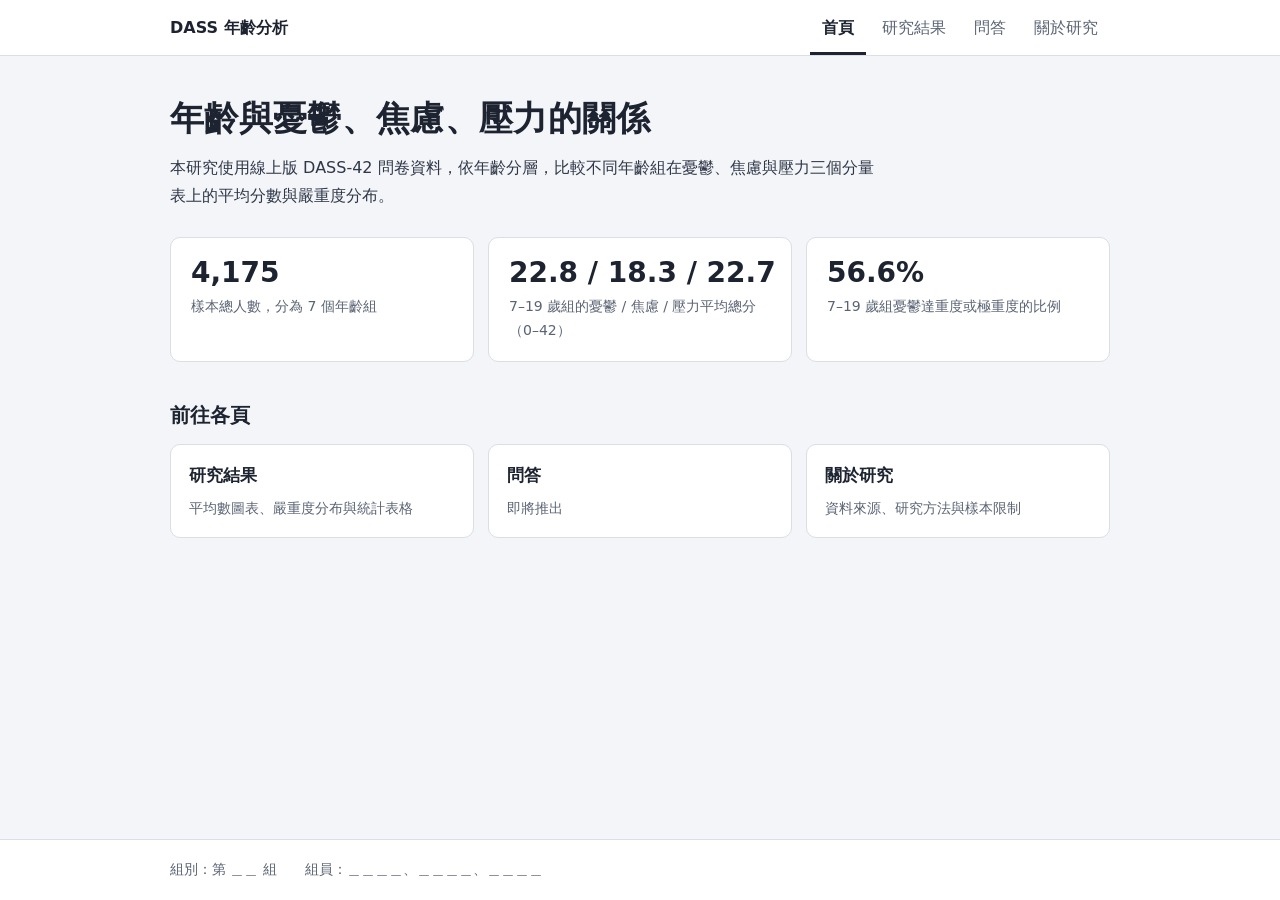
<file: index.html>
<!DOCTYPE html>
<html lang="zh-Hant">
<head>
<meta charset="UTF-8">
<meta name="viewport" content="width=device-width, initial-scale=1">
<title>首頁｜年齡與憂鬱、焦慮、壓力的關係</title>
<link rel="stylesheet" href="style.css">
</head>
<body>
<nav class="site-nav" aria-label="主要導覽">
  <div class="in">
    <a class="brand" href="index.html">DASS 年齡分析</a>
    <ul><li><a class="link" href="index.html" aria-current="page">首頁</a></li><li><a class="link" href="results.html">研究結果</a></li><li><a class="link" href="ask.html">問答</a></li><li><a class="link" href="about.html">關於研究</a></li></ul>
  </div>
</nav>
<main>
  <h1 class="page-title">年齡與憂鬱、焦慮、壓力的關係</h1>
  <p class="intro">本研究使用線上版 DASS-42 問卷資料，依年齡分層，比較不同年齡組在憂鬱、焦慮與壓力三個分量表上的平均分數與嚴重度分布。</p>

  <div class="stats" id="stats" aria-label="重點數字"></div>

  <section class="section">
    <h2>前往各頁</h2>
    <div class="entries">
      <a class="entry" href="results.html"><b>研究結果</b><span>平均數圖表、嚴重度分布與統計表格</span></a>
      <a class="entry" href="ask.html"><b>問答</b><span>即將推出</span></a>
      <a class="entry" href="about.html"><b>關於研究</b><span>資料來源、研究方法與樣本限制</span></a>
    </div>
  </section>
</main>
<footer class="site-foot">
  <div class="in">
    <span>組別：第 ＿＿ 組</span>
    <span>組員：＿＿＿＿、＿＿＿＿、＿＿＿＿</span>
  </div>
</footer>
<script src="data.js"></script>
<script>
(function(){
  const g=DATA.groups, first=g[0];
  const total=g.reduce((a,x)=>a+x.n,0), groupsN=g.filter(x=>x.n>0).length;
  const sev=DATA.severity.dep[0], sevTot=sev.reduce((a,b)=>a+b,0);
  const cards=[
    {num:total.toLocaleString('en-US'), lbl:'樣本總人數，分為 '+groupsN+' 個年齡組'},
    {num:first.mean.dep.toFixed(1)+' / '+first.mean.anx.toFixed(1)+' / '+first.mean.str.toFixed(1), lbl:first.label+' 歲組的憂鬱 / 焦慮 / 壓力平均總分（0–42）'},
    {num:((sev[3]+sev[4])/sevTot*100).toFixed(1)+'%', lbl:first.label+' 歲組憂鬱達重度或極重度的比例'}
  ];
  document.getElementById('stats').innerHTML=cards.map(c=>'<div class="stat"><div class="num">'+c.num+'</div><div class="lbl">'+c.lbl+'</div></div>').join('');
})();
</script>
</body>
</html>
</file>
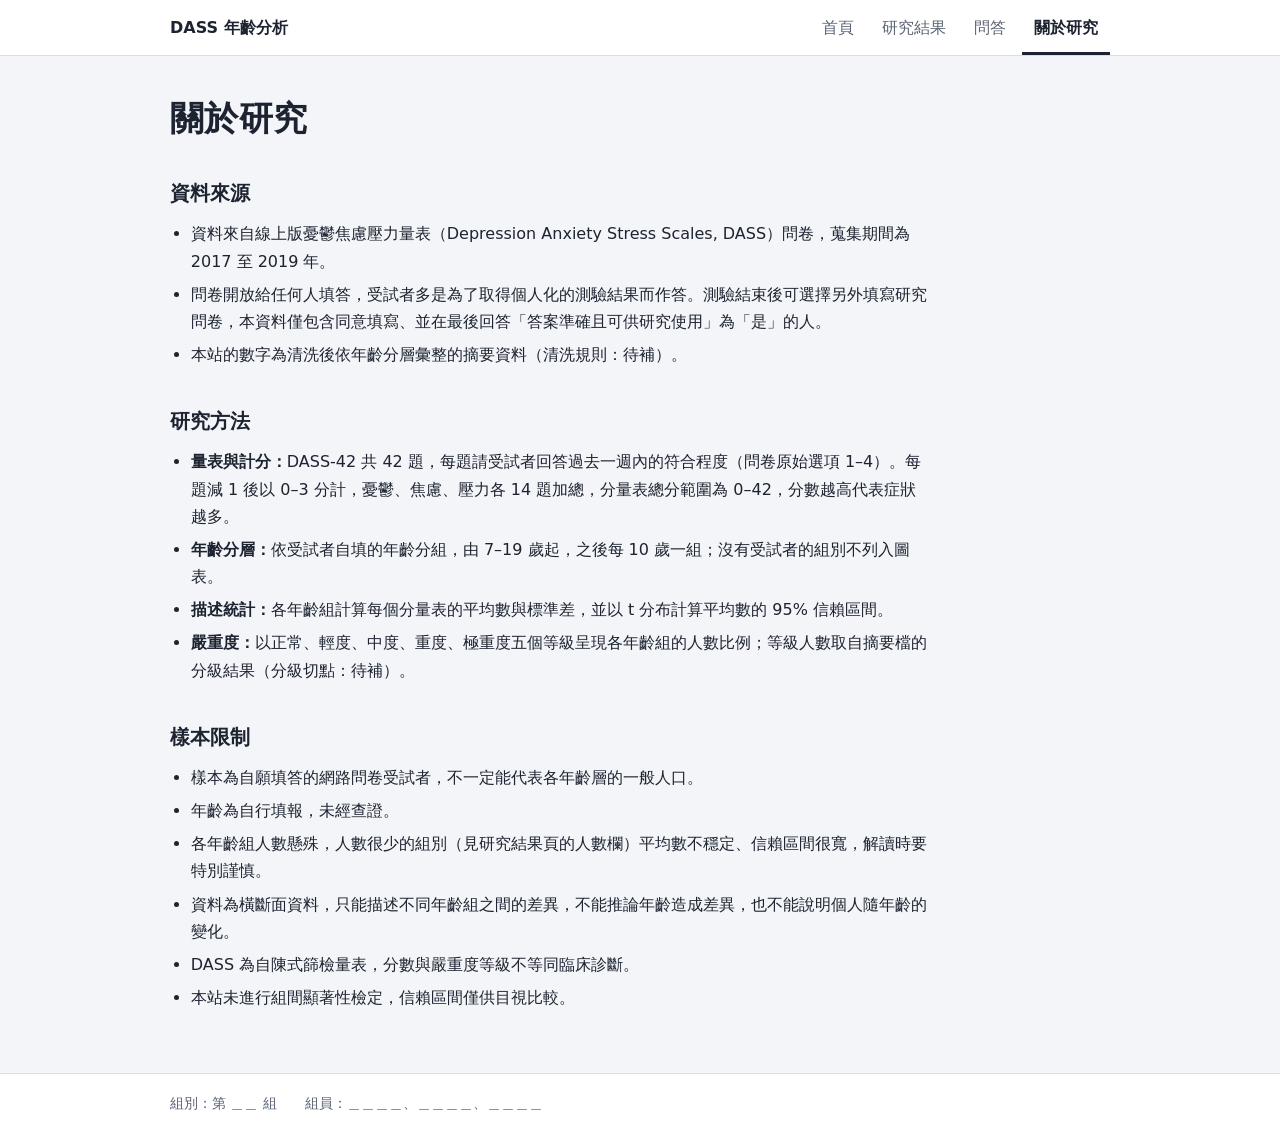
<file: about.html>
<!DOCTYPE html>
<html lang="zh-Hant">
<head>
<meta charset="UTF-8">
<meta name="viewport" content="width=device-width, initial-scale=1">
<title>關於研究｜年齡與憂鬱、焦慮、壓力的關係</title>
<link rel="stylesheet" href="style.css">
</head>
<body>
<nav class="site-nav" aria-label="主要導覽">
  <div class="in">
    <a class="brand" href="index.html">DASS 年齡分析</a>
    <ul><li><a class="link" href="index.html">首頁</a></li><li><a class="link" href="results.html">研究結果</a></li><li><a class="link" href="ask.html">問答</a></li><li><a class="link" href="about.html" aria-current="page">關於研究</a></li></ul>
  </div>
</nav>
<main>
  <h1 class="page-title">關於研究</h1>

  <section class="section">
    <h2>資料來源</h2>
    <ul>
      <li>資料來自線上版憂鬱焦慮壓力量表（Depression Anxiety Stress Scales, DASS）問卷，蒐集期間為 2017 至 2019 年。</li>
      <li>問卷開放給任何人填答，受試者多是為了取得個人化的測驗結果而作答。測驗結束後可選擇另外填寫研究問卷，本資料僅包含同意填寫、並在最後回答「答案準確且可供研究使用」為「是」的人。</li>
      <li>本站的數字為清洗後依年齡分層彙整的摘要資料（清洗規則：待補）。</li>
    </ul>
  </section>

  <section class="section">
    <h2>研究方法</h2>
    <ul>
      <li><b>量表與計分：</b>DASS-42 共 42 題，每題請受試者回答過去一週內的符合程度（問卷原始選項 1–4）。每題減 1 後以 0–3 分計，憂鬱、焦慮、壓力各 14 題加總，分量表總分範圍為 0–42，分數越高代表症狀越多。</li>
      <li><b>年齡分層：</b>依受試者自填的年齡分組，由 7–19 歲起，之後每 10 歲一組；沒有受試者的組別不列入圖表。</li>
      <li><b>描述統計：</b>各年齡組計算每個分量表的平均數與標準差，並以 t 分布計算平均數的 95% 信賴區間。</li>
      <li><b>嚴重度：</b>以正常、輕度、中度、重度、極重度五個等級呈現各年齡組的人數比例；等級人數取自摘要檔的分級結果（分級切點：待補）。</li>
    </ul>
  </section>

  <section class="section">
    <h2>樣本限制</h2>
    <ul>
      <li>樣本為自願填答的網路問卷受試者，不一定能代表各年齡層的一般人口。</li>
      <li>年齡為自行填報，未經查證。</li>
      <li>各年齡組人數懸殊，人數很少的組別（見研究結果頁的人數欄）平均數不穩定、信賴區間很寬，解讀時要特別謹慎。</li>
      <li>資料為橫斷面資料，只能描述不同年齡組之間的差異，不能推論年齡造成差異，也不能說明個人隨年齡的變化。</li>
      <li>DASS 為自陳式篩檢量表，分數與嚴重度等級不等同臨床診斷。</li>
      <li>本站未進行組間顯著性檢定，信賴區間僅供目視比較。</li>
    </ul>
  </section>
</main>
<footer class="site-foot">
  <div class="in">
    <span>組別：第 ＿＿ 組</span>
    <span>組員：＿＿＿＿、＿＿＿＿、＿＿＿＿</span>
  </div>
</footer>

</body>
</html>
</file>
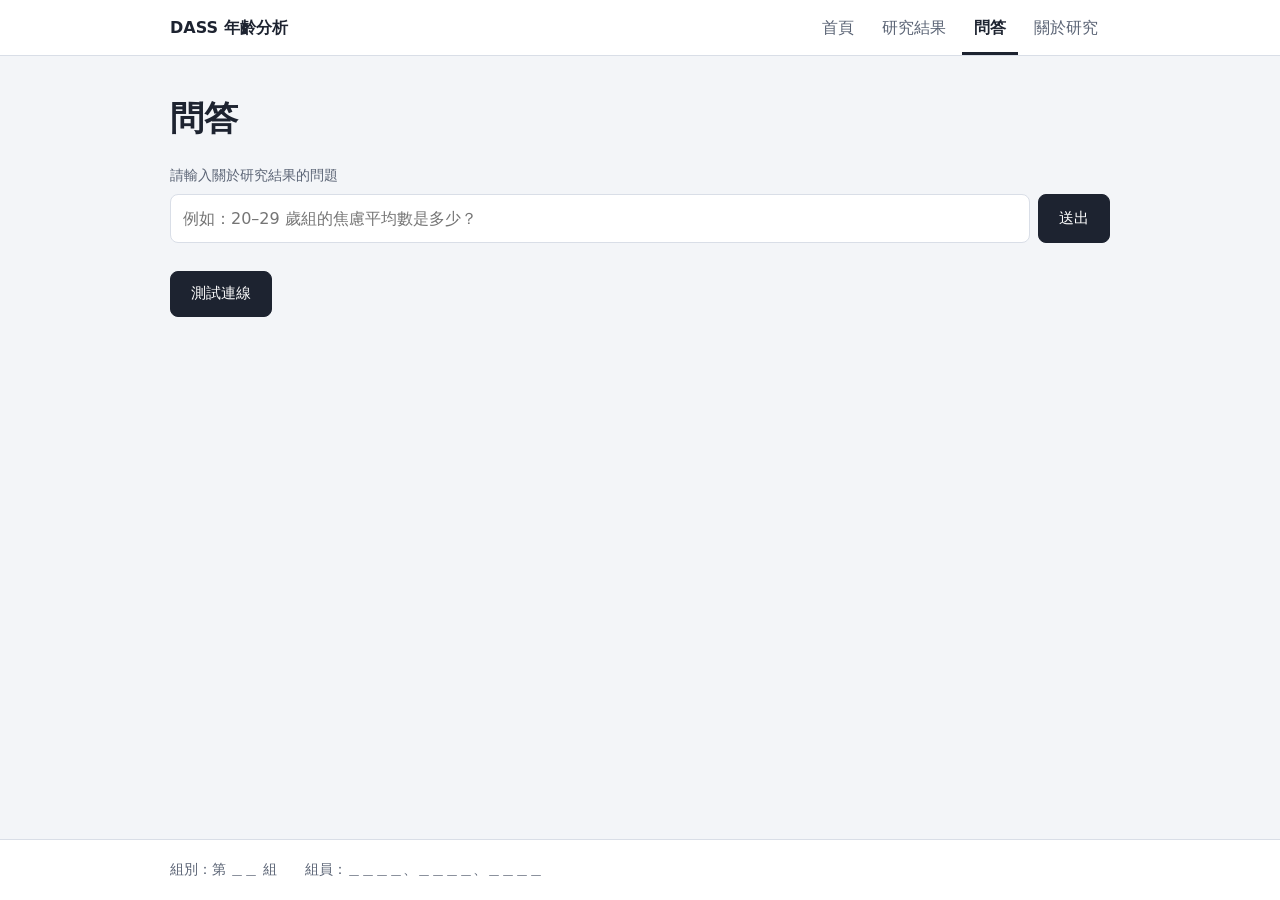
<file: ask.html>
<!DOCTYPE html>
<html lang="zh-Hant">
<head>
<meta charset="UTF-8">
<meta name="viewport" content="width=device-width, initial-scale=1">
<title>問答｜年齡與憂鬱、焦慮、壓力的關係</title>
<link rel="stylesheet" href="style.css">
<style>
.qa{margin-top:24px}
.qa label{display:block;font-size:14px;color:var(--muted);margin-bottom:6px}
.qa-row{display:flex;flex-wrap:wrap;gap:8px}
.qa input{flex:1 1 280px;min-width:0;font:inherit;font-size:16px;padding:10px 12px;border:1.5px solid var(--line);border-radius:8px;background:#fff;color:var(--ink)}
.qa input:focus-visible{outline:3px solid #7aa2f7;outline-offset:1px;border-color:var(--ink)}
.conn{margin-top:28px}
.qa button,.conn button{font:inherit;font-size:15px;padding:9px 20px;border:1.5px solid var(--ink);border-radius:8px;background:var(--ink);color:#fff;cursor:pointer}
.qa button:disabled,.conn button:disabled,.qa input:disabled{opacity:.6;cursor:wait}
.qa button:focus-visible,.conn button:focus-visible{outline:3px solid #7aa2f7;outline-offset:2px}
.out{margin:14px 0 0;padding:12px 14px;border:1px solid var(--line);border-radius:8px;background:var(--panel);font-size:15px;white-space:pre-wrap;word-break:break-word;font-family:inherit}
.out.err{border-color:#cf5440;background:#fdf1ef;color:#8a2a1c}
.out[hidden]{display:none}
.conn .out{font-size:14px}
</style>
</head>
<body>
<nav class="site-nav" aria-label="主要導覽">
  <div class="in">
    <a class="brand" href="index.html">DASS 年齡分析</a>
    <ul><li><a class="link" href="index.html">首頁</a></li><li><a class="link" href="results.html">研究結果</a></li><li><a class="link" href="ask.html" aria-current="page">問答</a></li><li><a class="link" href="about.html">關於研究</a></li></ul>
  </div>
</nav>
<main>
  <h1 class="page-title">問答</h1>

  <form class="qa" id="qaForm">
    <label for="qInput">請輸入關於研究結果的問題</label>
    <div class="qa-row">
      <input id="qInput" type="text" maxlength="500" autocomplete="off" placeholder="例如：20–29 歲組的焦慮平均數是多少？" required>
      <button type="submit" id="qBtn">送出</button>
    </div>
  </form>
  <div class="out" id="qaOut" role="status" aria-live="polite" hidden></div>

  <div class="conn">
    <button type="button" id="testBtn">測試連線</button>
    <pre class="out" id="testOut" role="status" aria-live="polite" hidden></pre>
  </div>
</main>
<footer class="site-foot">
  <div class="in">
    <span>組別：第 ＿＿ 組</span>
    <span>組員：＿＿＿＿、＿＿＿＿、＿＿＿＿</span>
  </div>
</footer>

<script>
(function(){
  const API_URL = "https://aged-field.c44136049.workers.dev/";

  // 送出 POST JSON 給後端，回傳 {ok, status, data, error}，不會丟出例外
  async function callApi(payload){
    try {
      const res = await fetch(API_URL, {
        method: "POST",
        headers: {"Content-Type": "application/json"},
        body: JSON.stringify(payload)
      });
      const raw = await res.text();
      let data = null;
      try { data = JSON.parse(raw); } catch (e) {}
      if (!res.ok) {
        const msg = data && data.error ? data.error : (raw || "沒有回應內容");
        return {ok: false, error: "連線失敗（狀態碼 " + res.status + "）：" + msg};
      }
      if (data === null) return {ok: false, error: "連線成功，但回應不是 JSON：" + raw};
      return {ok: true, data: data};
    } catch (e) {
      return {ok: false, error: "無法連線到後端：" + e.message + "\n請確認網路連線與後端網址是否正確。"};
    }
  }

  function show(el, text, isError){
    el.hidden = false;
    el.textContent = text;
    el.classList.toggle("err", !!isError);
  }

  // ---- 問答 ----
  const form = document.getElementById("qaForm");
  const input = document.getElementById("qInput");
  const qBtn = document.getElementById("qBtn");
  const qaOut = document.getElementById("qaOut");

  form.addEventListener("submit", async function(e){
    e.preventDefault();
    const question = input.value.trim();
    if (!question) return;
    input.disabled = true;
    qBtn.disabled = true;
    show(qaOut, "回答中…", false);
    const r = await callApi({action: "ask", question: question});
    if (!r.ok) show(qaOut, r.error, true);
    else if (typeof r.data.answer === "string" && r.data.answer) show(qaOut, r.data.answer, false);
    else show(qaOut, "後端回應中沒有回答內容。", true);
    input.disabled = false;
    qBtn.disabled = false;
    input.focus();
  });

  // ---- 測試連線 ----
  const testBtn = document.getElementById("testBtn");
  const testOut = document.getElementById("testOut");
  testBtn.addEventListener("click", async function(){
    testBtn.disabled = true;
    show(testOut, "連線中…", false);
    const r = await callApi({action: "test"});
    if (r.ok) show(testOut, JSON.stringify(r.data, null, 2), false);
    else show(testOut, r.error, true);
    testBtn.disabled = false;
  });
})();
</script>
</body>
</html>
</file>
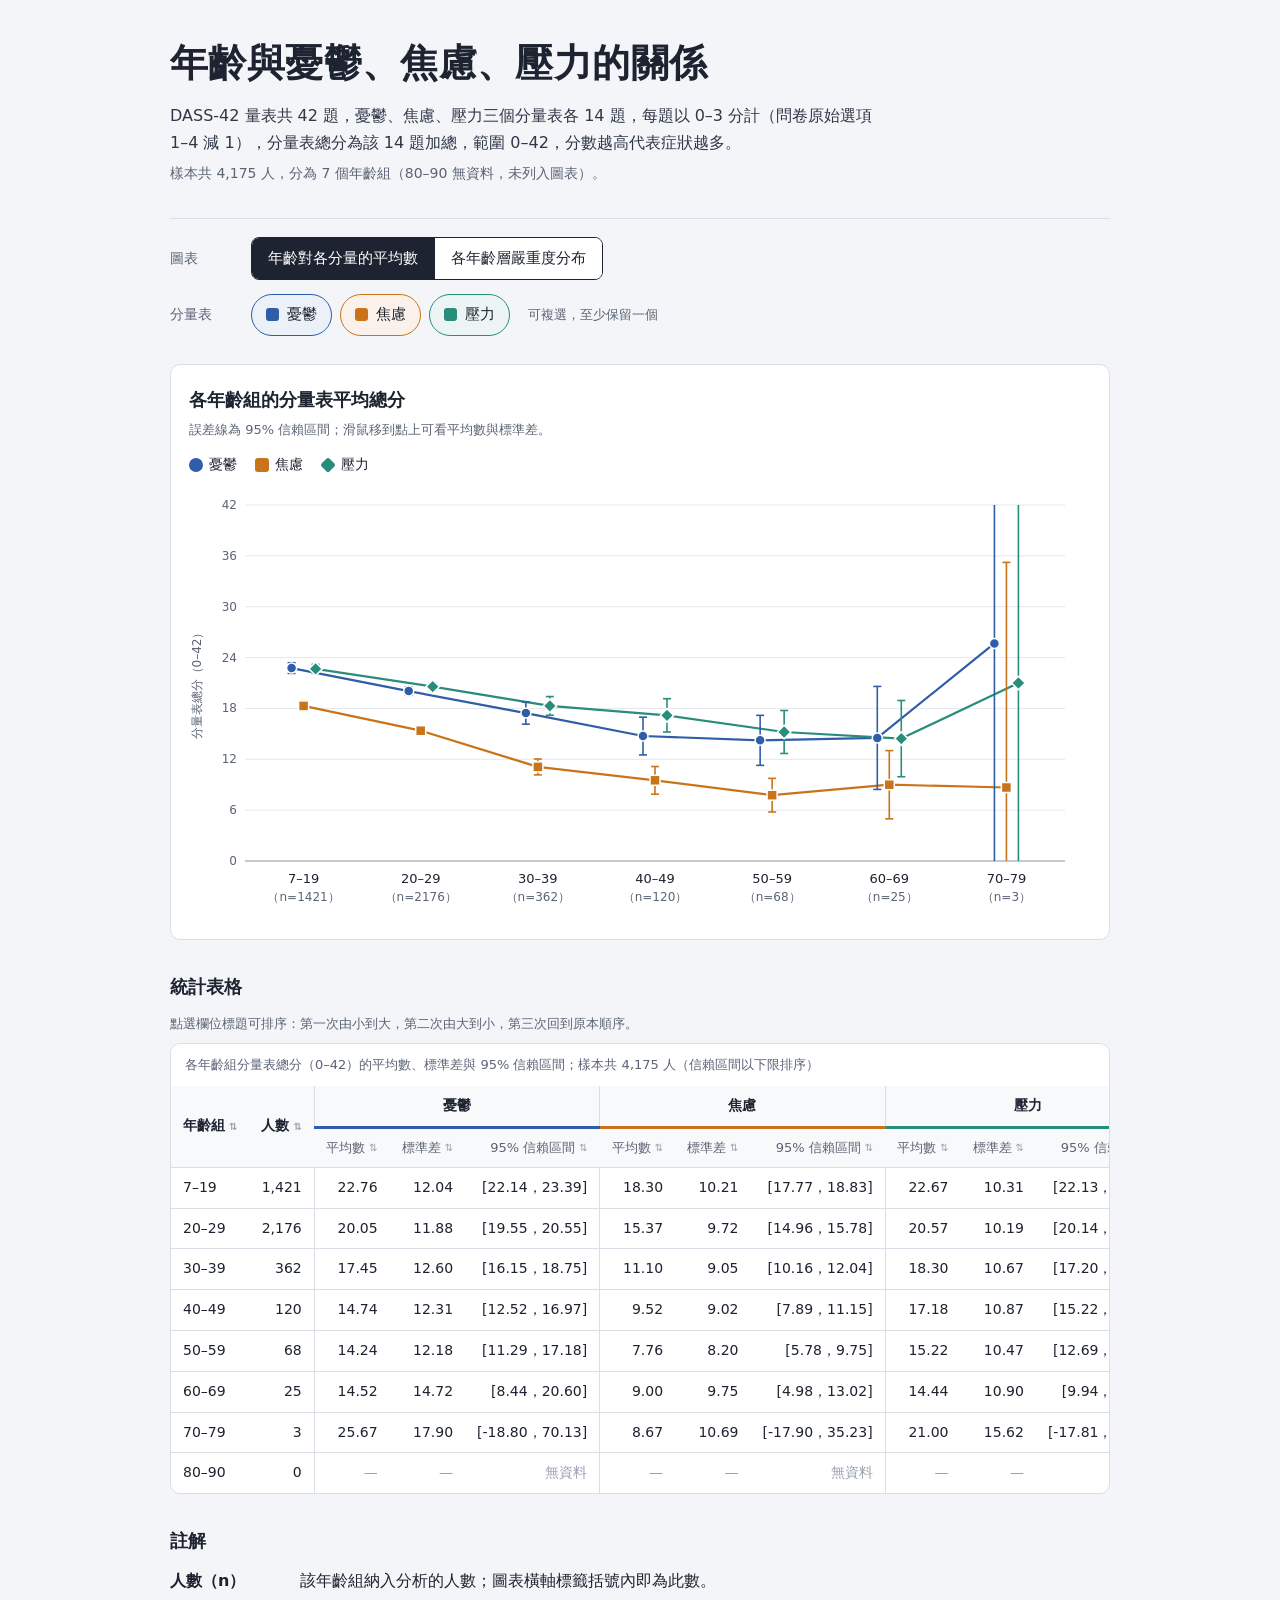
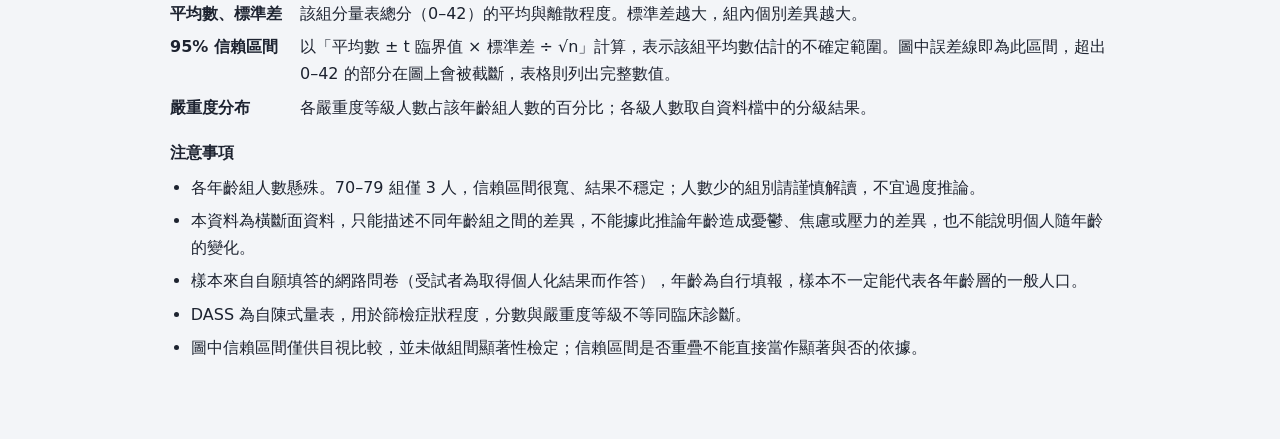
<file: index.html.html>
<!DOCTYPE html>
<html lang="zh-Hant">
<head>
<meta charset="UTF-8">
<meta name="viewport" content="width=device-width, initial-scale=1">
<title>年齡與憂鬱、焦慮、壓力的關係</title>
<style>
:root{
  --ink:#1d2330; --muted:#5b6475; --line:#d9dee7; --bg:#f3f5f8; --panel:#ffffff;
  --font:"Noto Sans TC","PingFang TC","Microsoft JhengHei","Heiti TC",system-ui,-apple-system,"Segoe UI",sans-serif;
}
*{box-sizing:border-box}
html{-webkit-text-size-adjust:100%}
body{margin:0;background:var(--bg);color:var(--ink);font-family:var(--font);font-size:16px;line-height:1.7}
main{max-width:980px;margin:0 auto;padding:40px 20px 72px}
h1{font-size:clamp(26px,4.4vw,38px);line-height:1.25;margin:0 0 14px;font-weight:700;letter-spacing:.01em}
.intro{margin:0 0 6px;max-width:44em;color:#2f3748}
.sample{margin:0;color:var(--muted);font-size:14px}

.controls{margin:32px 0 0;padding:18px 0 4px;border-top:1px solid var(--line)}
.ctl-row{display:flex;flex-wrap:wrap;align-items:center;gap:10px 18px;margin-bottom:14px}
.ctl-label{font-size:14px;color:var(--muted);min-width:4.5em}
.seg{display:inline-flex;border:1.5px solid var(--ink);border-radius:8px;overflow:hidden}
.seg button{font:inherit;font-size:15px;padding:8px 16px;border:0;background:#fff;color:var(--ink);cursor:pointer}
.seg button+button{border-left:1.5px solid var(--ink)}
.seg button[aria-pressed="true"]{background:var(--ink);color:#fff}
.seg button:focus-visible{outline:3px solid #7aa2f7;outline-offset:-3px}
.pills{display:flex;flex-wrap:wrap;gap:8px}
.pill{position:relative;display:inline-flex;align-items:center;gap:8px;padding:7px 14px;border:1.5px solid var(--line);border-radius:999px;background:#fff;cursor:pointer;font-size:15px;user-select:none}
.pill input{position:absolute;opacity:0;pointer-events:none}
.pill .dot{width:13px;height:13px;border-radius:3px;border:2px solid var(--c)}
.pill.radio .dot{border-radius:50%}
.pill.on{border-color:var(--c);background:color-mix(in srgb,var(--c) 9%,#fff)}
.pill.on .dot{background:var(--c)}
.pill:focus-within{outline:3px solid color-mix(in srgb,var(--c) 45%,#fff);outline-offset:1px}
.pill.locked{cursor:not-allowed}
.hint{font-size:13px;color:var(--muted)}

.chart-block{background:var(--panel);border:1px solid var(--line);border-radius:10px;padding:20px 18px 14px;margin-top:10px}
.chart-title{font-size:18px;margin:0 0 4px}
.chart-sub{margin:0 0 12px;font-size:13px;color:var(--muted)}
.legend{display:flex;flex-wrap:wrap;gap:6px 18px;margin:0 0 8px;font-size:14px}
.legend span{display:inline-flex;align-items:center;gap:6px}
.legend i{display:inline-block;width:14px;height:14px;border-radius:3px}
.warn{margin:0 0 12px;padding:10px 14px;border-left:4px solid #c9741a;background:#fff6ea;font-size:14px}
#chartWrap{position:relative}
#chart svg{display:block;width:100%;height:auto;overflow:visible}
#chart text{font-family:var(--font)}
.hitpt{fill:transparent;cursor:pointer}
.seg-rect{cursor:pointer;transition:opacity .12s}
.seg-rect:hover{opacity:.82}
#tip{position:absolute;left:0;top:0;z-index:5;pointer-events:none;background:rgba(29,35,48,.96);color:#fff;font-size:13px;line-height:1.55;padding:8px 11px;border-radius:7px;white-space:nowrap;box-shadow:0 4px 14px rgba(0,0,0,.18)}
#tip[hidden]{display:none}
#tip b{font-weight:700}

.table-block{margin-top:32px}
.table-block h2,.notes h2{font-size:18px;margin:0 0 10px}
.tbl-wrap{overflow-x:auto;background:var(--panel);border:1px solid var(--line);border-radius:10px}
table{border-collapse:collapse;width:100%;font-size:14px;font-variant-numeric:tabular-nums}
caption{text-align:left;padding:10px 14px;font-size:13px;color:var(--muted)}
th,td{padding:8px 12px;text-align:right;border-top:1px solid var(--line);white-space:nowrap}
th:first-child,td:first-child{text-align:left}
thead th{background:#f8f9fb;font-weight:600;border-top:0}
thead tr:nth-child(2) th{font-weight:500;color:var(--muted);font-size:13px}
th.grp{text-align:center;border-bottom:3px solid var(--c);border-left:1px solid var(--line)}
td.sepl{border-left:1px solid var(--line)}
td.na{color:#9aa2b1}
td small{color:var(--muted)}
.table-hint{margin:0 0 8px;font-size:13px;color:var(--muted)}
th button{font:inherit;color:inherit;background:none;border:0;padding:2px 4px;margin:-2px -4px;border-radius:4px;cursor:pointer;display:inline-flex;align-items:center;gap:4px}
th button:hover{background:#e9edf3}
th button:focus-visible{outline:3px solid #7aa2f7}
th .ar{font-size:10px;color:#9aa2b1}
th[aria-sort="ascending"] .ar,th[aria-sort="descending"] .ar{color:var(--ink)}

.notes{margin-top:32px}
.notes dl{margin:0 0 16px;display:grid;grid-template-columns:max-content 1fr;gap:6px 18px}
.notes dt{font-weight:600}
.notes dd{margin:0}
.notes ul{margin:0;padding-left:1.3em}
.notes li{margin-bottom:6px}
.notes h3{font-size:16px;margin:18px 0 8px}
@media (max-width:560px){
  main{padding:28px 14px 56px}
  .notes dl{grid-template-columns:1fr}
  .notes dt{margin-top:6px}
  .chart-block{padding:16px 10px 10px}
}
@media (prefers-reduced-motion:reduce){.seg-rect{transition:none}}
</style>
</head>
<body>
<main>
  <header>
    <h1>年齡與憂鬱、焦慮、壓力的關係</h1>
    <p class="intro">DASS-42 量表共 42 題，憂鬱、焦慮、壓力三個分量表各 14 題，每題以 0–3 分計（問卷原始選項 1–4 減 1），分量表總分為該 14 題加總，範圍 0–42，分數越高代表症狀越多。</p>
    <p class="sample" id="sampleInfo"></p>
  </header>

  <section class="controls" aria-label="圖表控制">
    <div class="ctl-row">
      <span class="ctl-label">圖表</span>
      <div class="seg" role="group" aria-label="圖表切換">
        <button type="button" data-mode="mean" aria-pressed="true">年齡對各分量的平均數</button>
        <button type="button" data-mode="sev" aria-pressed="false">各年齡層嚴重度分布</button>
      </div>
    </div>
    <div class="ctl-row">
      <span class="ctl-label" id="scaleLegend">分量表</span>
      <div class="pills" id="scaleBox" role="group" aria-labelledby="scaleLegend"></div>
      <span class="hint" id="scaleHint"></span>
    </div>
  </section>

  <section class="chart-block">
    <h2 class="chart-title" id="chartTitle"></h2>
    <p class="chart-sub" id="chartSub"></p>
    <div id="warn"></div>
    <div class="legend" id="legend"></div>
    <div id="chartWrap">
      <div id="chart" role="img" aria-label="圖表"></div>
      <div id="tip" hidden></div>
    </div>
  </section>

  <section class="table-block">
    <h2>統計表格</h2>
    <p class="table-hint">點選欄位標題可排序：第一次由小到大，第二次由大到小，第三次回到原本順序。</p>
    <div class="tbl-wrap" id="tableWrap"></div>
  </section>

  <section class="notes">
    <h2>註解</h2>
    <dl>
      <dt>人數（n）</dt><dd>該年齡組納入分析的人數；圖表橫軸標籤括號內即為此數。</dd>
      <dt>平均數、標準差</dt><dd>該組分量表總分（0–42）的平均與離散程度。標準差越大，組內個別差異越大。</dd>
      <dt>95% 信賴區間</dt><dd>以「平均數 ± t 臨界值 × 標準差 ÷ √n」計算，表示該組平均數估計的不確定範圍。圖中誤差線即為此區間，超出 0–42 的部分在圖上會被截斷，表格則列出完整數值。</dd>
      <dt>嚴重度分布</dt><dd>各嚴重度等級人數占該年齡組人數的百分比；各級人數取自資料檔中的分級結果。</dd>
    </dl>
    <h3>注意事項</h3>
    <ul id="cautions"></ul>
  </section>
</main>

<script>
/* ===== 資料（由 CSV「清洗後年齡分層」轉入；如需更新，直接修改此區） =====
   groups：每個年齡組的人數、三個分量表的平均數(mean)與標準差(sd)
   severity：各分量表在各年齡組的 [正常, 輕度, 中度, 重度, 極重度] 人數，順序與 groups 相同 */
const DATA = {"groups": [{"label": "7–19", "n": 1421, "mean": {"dep": 22.76213934, "anx": 18.30119634, "str": 22.66502463}, "sd": {"dep": 12.03702045, "anx": 10.20656679, "str": 10.31082269}}, {"label": "20–29", "n": 2176, "mean": {"dep": 20.05009191, "anx": 15.37178309, "str": 20.57077206}, "sd": {"dep": 11.88178438, "anx": 9.718905087, "str": 10.18683173}}, {"label": "30–39", "n": 362, "mean": {"dep": 17.44751381, "anx": 11.09944751, "str": 18.29834254}, "sd": {"dep": 12.59968592, "anx": 9.054225669, "str": 10.67445484}}, {"label": "40–49", "n": 120, "mean": {"dep": 14.74166667, "anx": 9.516666667, "str": 17.18333333}, "sd": {"dep": 12.31484438, "anx": 9.017241499, "str": 10.87050078}}, {"label": "50–59", "n": 68, "mean": {"dep": 14.23529412, "anx": 7.764705882, "str": 15.22058824}, "sd": {"dep": 12.18405815, "anx": 8.199231211, "str": 10.46650035}}, {"label": "60–69", "n": 25, "mean": {"dep": 14.52, "anx": 9.0, "str": 14.44}, "sd": {"dep": 14.71994112, "anx": 9.746794345, "str": 10.89755324}}, {"label": "70–79", "n": 3, "mean": {"dep": 25.66666667, "anx": 8.666666667, "str": 21.0}, "sd": {"dep": 17.89785834, "anx": 10.69267662, "str": 15.62049935}}, {"label": "80–90", "n": 0, "mean": {"dep": null, "anx": null, "str": null}, "sd": {"dep": null, "anx": null, "str": null}}], "severity": {"dep": [[252, 105, 260, 247, 557], [506, 229, 430, 359, 652], [127, 38, 55, 43, 99], [52, 14, 19, 11, 24], [34, 6, 11, 6, 11], [14, 2, 2, 1, 6], [1, 0, 0, 0, 2], [0, 0, 0, 0, 0]], "anx": [[248, 86, 235, 219, 633], [537, 170, 439, 341, 689], [163, 33, 68, 37, 61], [63, 12, 17, 9, 19], [42, 5, 8, 6, 7], [15, 1, 3, 1, 5], [2, 0, 0, 0, 1], [0, 0, 0, 0, 0]], "str": [[346, 160, 318, 344, 253], [675, 276, 521, 434, 270], [149, 56, 55, 64, 38], [54, 17, 18, 16, 15], [39, 7, 11, 6, 5], [14, 4, 3, 2, 2], [1, 0, 0, 2, 0], [0, 0, 0, 0, 0]]}};

const SCALES = [
  {key:'dep', name:'憂鬱', color:'#2f5da8', shape:'circle'},
  {key:'anx', name:'焦慮', color:'#c9741a', shape:'square'},
  {key:'str', name:'壓力', color:'#2a8c7a', shape:'diamond'}
];
const LEVELS = [
  {name:'正常',   color:'#dce6ee', text:'#1d2330'},
  {name:'輕度',   color:'#f2d89c', text:'#1d2330'},
  {name:'中度',   color:'#e8a25c', text:'#1d2330'},
  {name:'重度',   color:'#cf5440', text:'#ffffff'},
  {name:'極重度', color:'#862038', text:'#ffffff'}
];
const YMAX = 42;

/* t 分布 97.5 百分位臨界值（df 1–30 查表，之後用近似式） */
const T975=[null,12.706,4.303,3.182,2.776,2.571,2.447,2.365,2.306,2.262,2.228,2.201,2.179,2.160,2.145,2.131,2.120,2.110,2.101,2.093,2.086,2.080,2.074,2.069,2.064,2.060,2.056,2.052,2.048,2.045,2.042];
function tcrit(df){
  if(df<=30) return T975[df];
  const z=1.959964;
  return z+(z**3+z)/(4*df)+(5*z**5+16*z**3+3*z)/(96*df*df)+(3*z**7+19*z**5+17*z**3-15*z)/(384*df**3);
}
function ci(g,key){
  if(g.n<2) return null;
  const h=tcrit(g.n-1)*g.sd[key]/Math.sqrt(g.n);
  return {lo:g.mean[key]-h, hi:g.mean[key]+h};
}

const GROUPS = DATA.groups;
const valid = GROUPS.map((g,i)=>Object.assign({i},g)).filter(g=>g.n>0);
const totalN = GROUPS.reduce((a,g)=>a+g.n,0);
const sevSum = (key,i)=>DATA.severity[key][i].reduce((a,b)=>a+b,0);
const fmt = (v,d=2)=>Number(v).toFixed(d);
const fmtN = v=>Number(v).toLocaleString('en-US');
const scaleBy = k=>SCALES.find(s=>s.key===k);

const state = {mode:'mean', multi:new Set(['dep','anx','str']), single:'dep', sort:{key:null,dir:1}};
let tips = [];

/* ---------- 標題資訊 ---------- */
(function(){
  const empty = GROUPS.filter(g=>g.n===0).map(g=>g.label);
  document.getElementById('sampleInfo').textContent =
    '樣本共 '+fmtN(totalN)+' 人，分為 '+valid.length+' 個年齡組'+(empty.length?'（'+empty.join('、')+' 無資料，未列入圖表）':'')+'。';
  const small = valid.reduce((a,b)=>b.n<a.n?b:a);
  const items = [
    '各年齡組人數懸殊。'+small.label+' 組僅 '+small.n+' 人，信賴區間很寬、結果不穩定；人數少的組別請謹慎解讀，不宜過度推論。',
    '本資料為橫斷面資料，只能描述不同年齡組之間的差異，不能據此推論年齡造成憂鬱、焦慮或壓力的差異，也不能說明個人隨年齡的變化。',
    '樣本來自自願填答的網路問卷（受試者為取得個人化結果而作答），年齡為自行填報，樣本不一定能代表各年齡層的一般人口。',
    'DASS 為自陳式量表，用於篩檢症狀程度，分數與嚴重度等級不等同臨床診斷。',
    '圖中信賴區間僅供目視比較，並未做組間顯著性檢定；信賴區間是否重疊不能直接當作顯著與否的依據。'
  ];
  document.getElementById('cautions').innerHTML = items.map(t=>'<li>'+t+'</li>').join('');
})();

/* ---------- 控制項 ---------- */
function renderControls(){
  document.querySelectorAll('.seg button').forEach(b=>b.setAttribute('aria-pressed', String(b.dataset.mode===state.mode)));
  const multi = state.mode==='mean';
  document.getElementById('scaleLegend').textContent = '分量表';
  document.getElementById('scaleHint').textContent = multi ? '可複選，至少保留一個' : '一次選一個';
  document.getElementById('scaleBox').innerHTML = SCALES.map(s=>{
    const on = multi ? state.multi.has(s.key) : state.single===s.key;
    const locked = multi && on && state.multi.size===1;
    return '<label class="pill '+(multi?'':'radio ')+(on?'on':'')+(locked?' locked':'')+'" style="--c:'+s.color+'"'+(locked?' title="至少需保留一個分量表"':'')+'>'+
      '<input type="'+(multi?'checkbox':'radio')+'" name="scale" value="'+s.key+'"'+(on?' checked':'')+(locked?' disabled':'')+'>'+
      '<span class="dot"></span>'+s.name+'</label>';
  }).join('');
}
document.querySelector('.seg').addEventListener('click',e=>{
  const b=e.target.closest('button'); if(!b) return;
  if(state.mode!==b.dataset.mode) state.sort={key:null,dir:1};
  state.mode=b.dataset.mode; renderAll();
});
document.getElementById('scaleBox').addEventListener('change',e=>{
  const v=e.target.value;
  if(state.mode==='mean'){
    if(e.target.checked) state.multi.add(v);
    else if(state.multi.size>1) state.multi.delete(v);
  }else{ state.single=v; }
  renderAll();
});

/* ---------- 圖表 ---------- */
function marker(shape,x,y,c,r){
  x=+x; y=+y;
  if(shape==='square') return '<rect x="'+(x-r)+'" y="'+(y-r)+'" width="'+(2*r)+'" height="'+(2*r)+'" fill="'+c+'" stroke="#fff" stroke-width="1.5"/>';
  if(shape==='diamond'){const d=r*1.35; return '<polygon points="'+x+','+(y-d)+' '+(x+d)+','+y+' '+x+','+(y+d)+' '+(x-d)+','+y+'" fill="'+c+'" stroke="#fff" stroke-width="1.5"/>';}
  return '<circle cx="'+x+'" cy="'+y+'" r="'+r+'" fill="'+c+'" stroke="#fff" stroke-width="1.5"/>';
}

function drawMean(W){
  const keys = SCALES.filter(s=>state.multi.has(s.key));
  const narrow = W<520;
  const H = narrow?380:440;
  const m = {t:20, r:narrow?12:26, b:64, l:narrow?44:56};
  const pw=W-m.l-m.r, ph=H-m.t-m.b, step=pw/valid.length;
  const X=i=>m.l+step*(i+.5), Y=v=>m.t+ph*(1-v/YMAX);
  const dg = keys.length>1 ? Math.min(12, step/6) : 0;
  let s='<svg viewBox="0 0 '+W+' '+H+'" xmlns="http://www.w3.org/2000/svg">';
  for(let v=0; v<=YMAX; v+=6){
    s+='<line x1="'+m.l+'" x2="'+(W-m.r)+'" y1="'+Y(v)+'" y2="'+Y(v)+'" stroke="'+(v===0?'#8a93a5':'#e3e7ee')+'"/>';
    s+='<text x="'+(m.l-8)+'" y="'+(Y(v)+4)+'" text-anchor="end" font-size="12" fill="#5b6475">'+v+'</text>';
  }
  s+='<text transform="translate(12 '+(m.t+ph/2)+') rotate(-90)" text-anchor="middle" font-size="12" fill="#5b6475">分量表總分（0–'+YMAX+'）</text>';
  valid.forEach((g,i)=>{
    const wide = step>=84;
    s+='<text x="'+X(i)+'" y="'+(H-m.b+22)+'" text-anchor="middle" font-size="'+(narrow?11:13)+'" fill="#1d2330">'+g.label+'</text>';
    s+='<text x="'+X(i)+'" y="'+(H-m.b+40)+'" text-anchor="middle" font-size="'+(narrow?9.5:12)+'" fill="#5b6475">'+(wide?'（n='+g.n+'）':'n='+g.n)+'</text>';
  });
  tips=[];
  keys.forEach((sc,k)=>{
    const ox=(k-(keys.length-1)/2)*dg;
    const pts=valid.map((g,i)=>[X(i)+ox, Y(g.mean[sc.key])]);
    s+='<path d="M'+pts.map(p=>p[0].toFixed(1)+','+p[1].toFixed(1)).join(' L')+'" fill="none" stroke="'+sc.color+'" stroke-width="2.2" stroke-linejoin="round"/>';
  });
  keys.forEach((sc,k)=>{
    const ox=(k-(keys.length-1)/2)*dg;
    valid.forEach((g,i)=>{
      const x=X(i)+ox, c=ci(g,sc.key);
      if(c){
        const lo=Math.max(0,c.lo), hi=Math.min(YMAX,c.hi), cap=4;
        s+='<g stroke="'+sc.color+'" stroke-width="1.6"><line x1="'+x+'" x2="'+x+'" y1="'+Y(lo)+'" y2="'+Y(hi)+'"/>'+
           (c.hi<=YMAX?'<line x1="'+(x-cap)+'" x2="'+(x+cap)+'" y1="'+Y(hi)+'" y2="'+Y(hi)+'"/>':'')+
           (c.lo>=0?'<line x1="'+(x-cap)+'" x2="'+(x+cap)+'" y1="'+Y(lo)+'" y2="'+Y(lo)+'"/>':'')+'</g>';
      }
    });
  });
  keys.forEach((sc,k)=>{
    const ox=(k-(keys.length-1)/2)*dg;
    valid.forEach((g,i)=>{
      const x=X(i)+ox, y=Y(g.mean[sc.key]), c=ci(g,sc.key);
      s+=marker(sc.shape,x.toFixed(1),y.toFixed(1),sc.color,5);
      tips.push('<b style="color:'+sc.color+';filter:brightness(1.8)">'+sc.name+'</b>　'+g.label+'（n='+g.n+'）<br>平均數：'+fmt(g.mean[sc.key])+'<br>標準差：'+fmt(g.sd[sc.key])+
        (c?'<br>95% 信賴區間：['+fmt(c.lo)+'，'+fmt(c.hi)+']':''));
      s+='<circle class="hitpt" data-tip="'+(tips.length-1)+'" cx="'+x.toFixed(1)+'" cy="'+y.toFixed(1)+'" r="13"/>';
    });
  });
  return s+'</svg>';
}

function drawSev(W){
  const key=state.single;
  const narrow = W<560;
  const rowH=46, barH=30;
  const m={t:8, r:narrow?12:20, b:52, l:narrow?78:142};
  const H=m.t+rowH*valid.length+m.b;
  const pw=W-m.l-m.r;
  const X=p=>m.l+pw*p/100;
  let s='<svg viewBox="0 0 '+W+' '+H+'" xmlns="http://www.w3.org/2000/svg">';
  for(let p=0;p<=100;p+=20){
    s+='<line x1="'+X(p)+'" x2="'+X(p)+'" y1="'+m.t+'" y2="'+(H-m.b+4)+'" stroke="#e3e7ee"/>';
    s+='<text x="'+X(p)+'" y="'+(H-m.b+20)+'" text-anchor="middle" font-size="12" fill="#5b6475">'+p+'%</text>';
  }
  s+='<text x="'+(m.l+pw/2)+'" y="'+(H-8)+'" text-anchor="middle" font-size="12" fill="#5b6475">各嚴重度等級占該年齡組人數的比例</text>';
  tips=[];
  valid.forEach((g,r)=>{
    const y=m.t+r*rowH+(rowH-barH)/2, cy=y+barH/2;
    if(narrow){
      s+='<text x="'+(m.l-8)+'" y="'+(cy-2)+'" text-anchor="end" font-size="12" fill="#1d2330">'+g.label+'</text>';
      s+='<text x="'+(m.l-8)+'" y="'+(cy+12)+'" text-anchor="end" font-size="11" fill="#5b6475">n='+g.n+'</text>';
    }else{
      s+='<text x="'+(m.l-10)+'" y="'+(cy+4)+'" text-anchor="end" font-size="13" fill="#1d2330">'+g.label+'（n='+g.n+'）</text>';
    }
    const counts=DATA.severity[key][g.i], tot=counts.reduce((a,b)=>a+b,0);
    let acc=0;
    counts.forEach((c,li)=>{
      if(!c){return;}
      const p=c/tot*100, x0=X(acc), w=pw*p/100;
      tips.push('<b>'+LEVELS[li].name+'</b>　'+fmt(p,1)+'%<br>'+g.label+'，'+c+' 人');
      s+='<rect class="seg-rect" data-tip="'+(tips.length-1)+'" x="'+x0.toFixed(1)+'" y="'+y+'" width="'+w.toFixed(1)+'" height="'+barH+'" fill="'+LEVELS[li].color+'" stroke="#fff" stroke-width="1"/>';
      if(w>=34) s+='<text x="'+(x0+w/2).toFixed(1)+'" y="'+(cy+4)+'" text-anchor="middle" font-size="12" fill="'+LEVELS[li].text+'" pointer-events="none">'+fmt(p,0)+'%</text>';
      acc+=p;
    });
  });
  return s+'</svg>';
}

function renderLegend(){
  const el=document.getElementById('legend');
  if(state.mode==='mean'){
    el.innerHTML=SCALES.filter(s=>state.multi.has(s.key)).map(s=>{
      const sh = s.shape==='circle'?'border-radius:50%':(s.shape==='diamond'?'transform:rotate(45deg) scale(.8)':'');
      return '<span><i style="background:'+s.color+';'+sh+'"></i>'+s.name+'</span>';
    }).join('');
  }else{
    el.innerHTML=LEVELS.map(l=>'<span><i style="background:'+l.color+';border:1px solid #c5ccd8"></i>'+l.name+'</span>').join('');
  }
}

function renderChart(){
  const box=document.getElementById('chart');
  const W=Math.max(300, Math.round(box.clientWidth||document.getElementById('chartWrap').clientWidth||600));
  box.innerHTML = state.mode==='mean' ? drawMean(W) : drawSev(W);
  hideTip();
}

/* ---------- 提示框 ---------- */
const tip=document.getElementById('tip'), wrap=document.getElementById('chartWrap');
function hideTip(){tip.hidden=true;}
function showTip(e){
  const t=e.target.closest('[data-tip]');
  if(!t){hideTip();return;}
  tip.innerHTML=tips[+t.dataset.tip]; tip.hidden=false;
  const r=wrap.getBoundingClientRect(), tw=tip.offsetWidth, th=tip.offsetHeight;
  let x=e.clientX-r.left+14, y=e.clientY-r.top-th-10;
  if(x+tw>r.width) x=e.clientX-r.left-tw-14;
  if(x<0) x=0;
  if(y<0) y=e.clientY-r.top+16;
  tip.style.transform='translate('+x+'px,'+y+'px)';
}
const chartEl=document.getElementById('chart');
chartEl.addEventListener('pointermove',showTip);
chartEl.addEventListener('pointerdown',showTip);
chartEl.addEventListener('pointerleave',e=>{ if(e.pointerType==='mouse') hideTip(); });

/* ---------- 標題、警示、表格 ---------- */
function renderHeads(){
  const t=document.getElementById('chartTitle'), sub=document.getElementById('chartSub'), warn=document.getElementById('warn');
  warn.innerHTML='';
  if(state.mode==='mean'){
    t.textContent='各年齡組的分量表平均總分';
    sub.textContent='誤差線為 95% 信賴區間；滑鼠移到點上可看平均數與標準差。';
    chartEl.setAttribute('aria-label','折線圖：各年齡組的分量表平均總分，含 95% 信賴區間');
  }else{
    const sc=scaleBy(state.single);
    t.textContent=sc.name+'：各年齡層嚴重度分布';
    sub.textContent='每條長條為一個年齡組，五段加總為 100%；滑鼠移到區段上可看等級與百分比。';
    chartEl.setAttribute('aria-label','堆疊長條圖：'+sc.name+'嚴重度在各年齡層的分布');
    const sig=k=>JSON.stringify(DATA.severity[k]);
    if(sig('dep')===sig('anx') && sig('anx')===sig('str')){
      warn.innerHTML='<p class="warn">注意：資料檔中憂鬱、焦慮、壓力三個分級表的人數完全相同，因此切換分量表時圖形不會改變。請回頭確認分級表是否貼錯。</p>';
    }
  }
}

function sortHead(key,label,extra){
  const on=state.sort.key===key;
  const ar=on?(state.sort.dir===1?'▲':'▼'):'⇅';
  const aria=on?(state.sort.dir===1?'ascending':'descending'):'none';
  return '<th'+(extra||'')+' aria-sort="'+aria+'"><button type="button" data-sort="'+key+'">'+label+'<span class="ar" aria-hidden="true">'+ar+'</span></button></th>';
}

function renderTable(){
  const wrapEl=document.getElementById('tableWrap');
  const mean = state.mode==='mean';
  const keys = mean ? SCALES.filter(s=>state.multi.has(s.key)) : [];
  const validKeys = ['label','n'].concat(mean ? keys.flatMap(s=>[s.key+'.mean',s.key+'.sd',s.key+'.ci']) : LEVELS.map((l,j)=>'lvl.'+j));
  if(state.sort.key && !validKeys.includes(state.sort.key)) state.sort={key:null,dir:1};

  const val=(g,i,key)=>{
    if(key==='label') return i;
    if(key==='n') return g.n;
    if(key.startsWith('lvl.')){
      const c=DATA.severity[state.single][i], tot=c.reduce((a,b)=>a+b,0);
      return tot? c[+key.slice(4)]/tot : null;
    }
    const [k,f]=key.split('.');
    if(f==='mean') return g.mean[k];
    if(f==='sd') return g.sd[k];
    const c=ci(g,k); return c? c.lo : null;
  };
  let rows=GROUPS.map((g,i)=>({g,i}));
  if(state.sort.key){
    const key=state.sort.key, d=state.sort.dir;
    const has=r=>r.g.n>0 && val(r.g,r.i,key)!==null;
    rows=rows.filter(has).sort((a,b)=>(val(a.g,a.i,key)-val(b.g,b.i,key))*d || a.i-b.i)
             .concat(rows.filter(r=>!has(r)));
  }

  let h;
  if(mean){
    h='<table><caption>各年齡組分量表總分（0–'+YMAX+'）的平均數、標準差與 95% 信賴區間；樣本共 '+fmtN(totalN)+' 人（信賴區間以下限排序）</caption><thead><tr>'+
      sortHead('label','年齡組',' rowspan="2"')+sortHead('n','人數',' rowspan="2"')+
      keys.map(s=>'<th class="grp" colspan="3" style="--c:'+s.color+'">'+s.name+'</th>').join('')+'</tr><tr>'+
      keys.map(s=>sortHead(s.key+'.mean','平均數')+sortHead(s.key+'.sd','標準差')+sortHead(s.key+'.ci','95% 信賴區間')).join('')+'</tr></thead><tbody>';
    rows.forEach(({g})=>{
      h+='<tr><td>'+g.label+'</td><td>'+fmtN(g.n)+'</td>';
      keys.forEach(s=>{
        if(g.n===0){h+='<td class="na sepl">—</td><td class="na">—</td><td class="na">無資料</td>';return;}
        const c=ci(g,s.key);
        h+='<td class="sepl">'+fmt(g.mean[s.key])+'</td><td>'+fmt(g.sd[s.key])+'</td><td>'+(c?'['+fmt(c.lo)+'，'+fmt(c.hi)+']':'<span class="na">—</span>')+'</td>';
      });
      h+='</tr>';
    });
  }else{
    const sc=scaleBy(state.single);
    h='<table><caption>'+sc.name+'嚴重度各等級的人數（占該年齡組百分比）；樣本共 '+fmtN(totalN)+' 人（各等級以百分比排序）</caption><thead><tr>'+
      sortHead('label','年齡組')+sortHead('n','人數')+LEVELS.map((l,j)=>sortHead('lvl.'+j,l.name)).join('')+'</tr></thead><tbody>';
    rows.forEach(({g,i})=>{
      const counts=DATA.severity[state.single][i], tot=counts.reduce((a,b)=>a+b,0);
      h+='<tr><td>'+g.label+'</td><td>'+fmtN(g.n)+'</td>';
      counts.forEach(c=>{
        h+= tot? '<td>'+fmtN(c)+' <small>('+fmt(c/tot*100,1)+'%)</small></td>' : '<td class="na">—</td>';
      });
      h+='</tr>';
    });
  }
  wrapEl.innerHTML=h+'</tbody></table>';
}
document.getElementById('tableWrap').addEventListener('click',e=>{
  const b=e.target.closest('button[data-sort]'); if(!b) return;
  const key=b.dataset.sort, st=state.sort;
  if(st.key!==key) state.sort={key,dir:1};
  else if(st.dir===1) state.sort={key,dir:-1};
  else state.sort={key:null,dir:1};
  renderTable();
  const nb=document.querySelector('#tableWrap button[data-sort="'+key+'"]'); if(nb) nb.focus();
});

function renderAll(){
  renderControls(); renderHeads(); renderLegend(); renderChart(); renderTable();
}
renderAll();
let lastW=0;
new ResizeObserver(()=>{
  const w=chartEl.clientWidth;
  if(w && Math.abs(w-lastW)>1){lastW=w; renderChart();}
}).observe(chartEl);
</script>
</body>
</html>
</file>
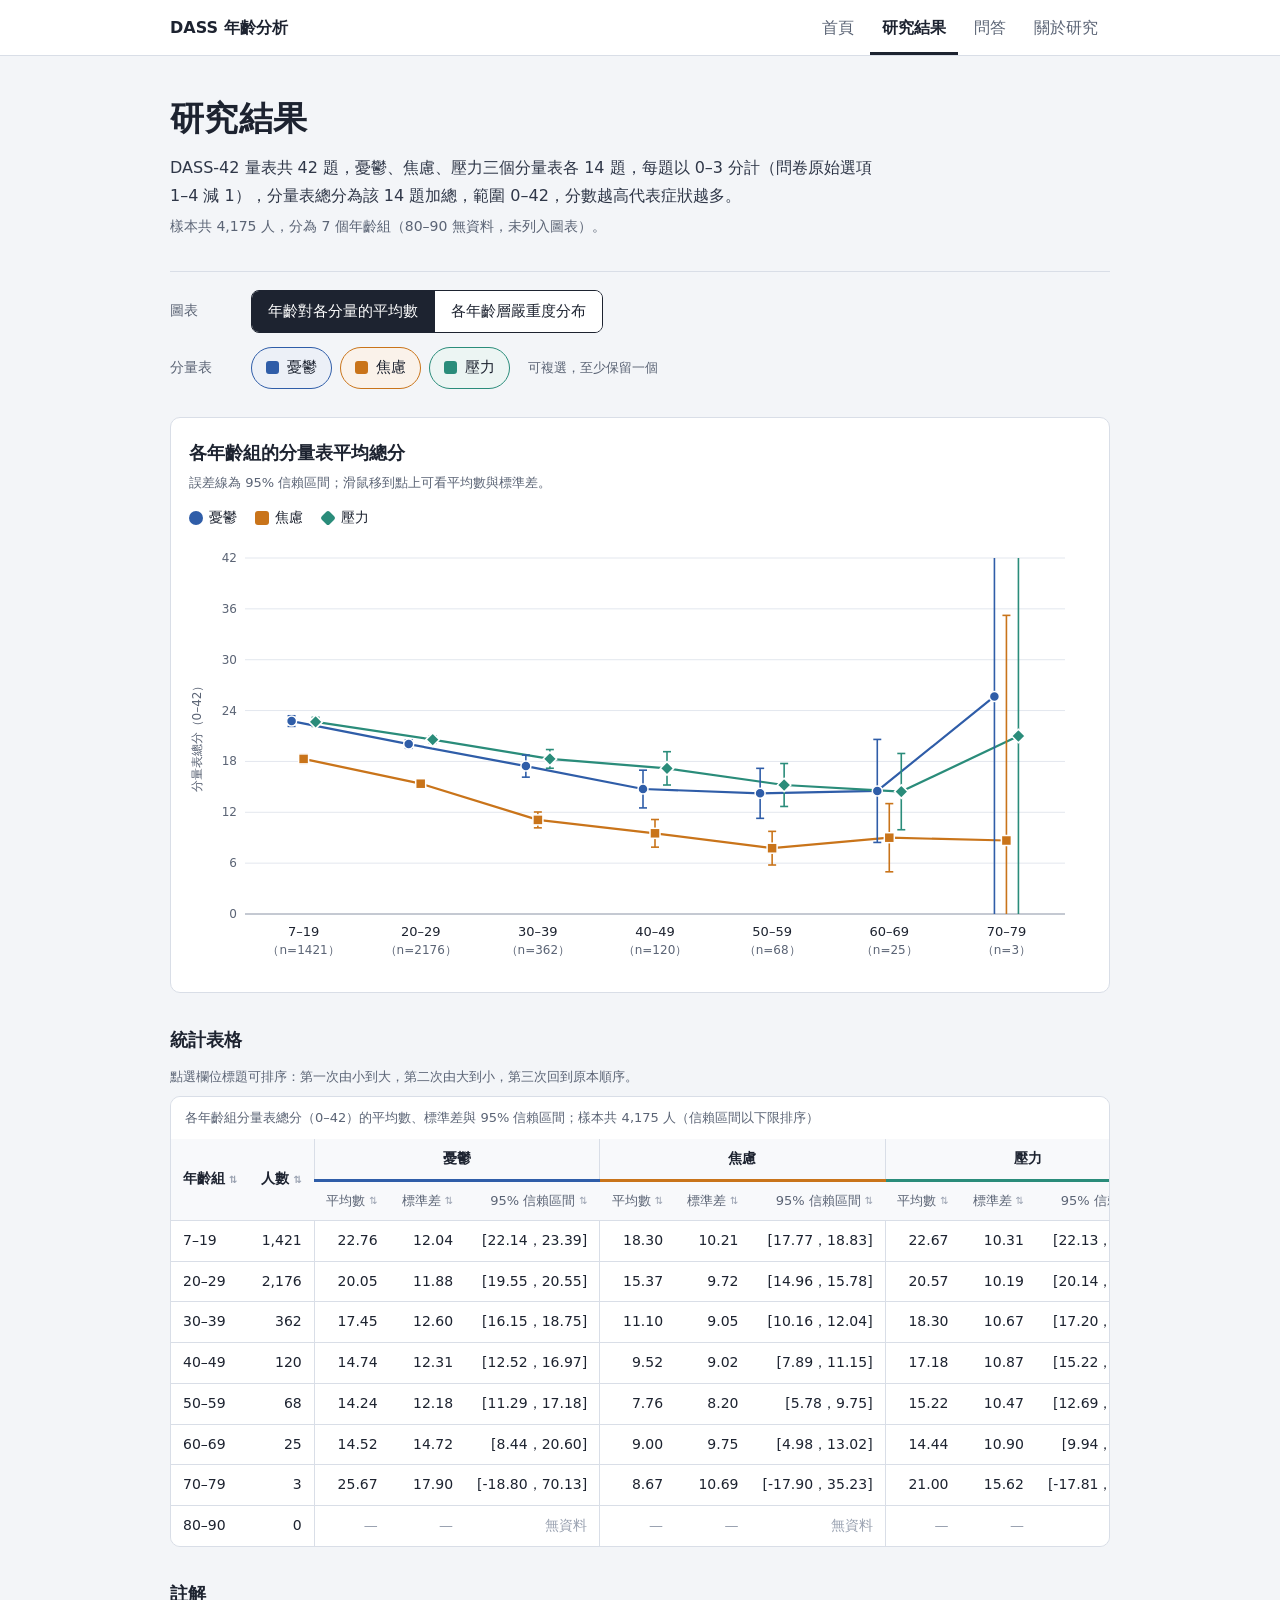
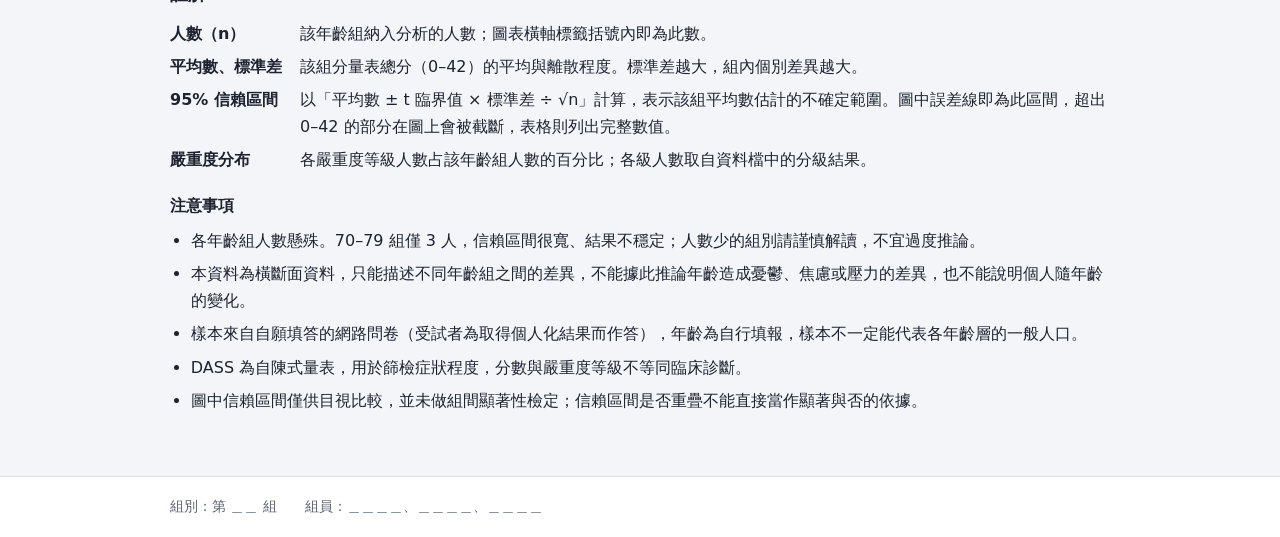
<file: results.html>
<!DOCTYPE html>
<html lang="zh-Hant">
<head>
<meta charset="UTF-8">
<meta name="viewport" content="width=device-width, initial-scale=1">
<title>研究結果｜年齡與憂鬱、焦慮、壓力的關係</title>
<link rel="stylesheet" href="style.css">
</head>
<body>
<nav class="site-nav" aria-label="主要導覽">
  <div class="in">
    <a class="brand" href="index.html">DASS 年齡分析</a>
    <ul><li><a class="link" href="index.html">首頁</a></li><li><a class="link" href="results.html" aria-current="page">研究結果</a></li><li><a class="link" href="ask.html">問答</a></li><li><a class="link" href="about.html">關於研究</a></li></ul>
  </div>
</nav>
<main>
  <header>
    <h1 class="page-title">研究結果</h1>
    <p class="intro">DASS-42 量表共 42 題，憂鬱、焦慮、壓力三個分量表各 14 題，每題以 0–3 分計（問卷原始選項 1–4 減 1），分量表總分為該 14 題加總，範圍 0–42，分數越高代表症狀越多。</p>
    <p class="sample" id="sampleInfo"></p>
  </header>

  <section class="controls" aria-label="圖表控制">
    <div class="ctl-row">
      <span class="ctl-label">圖表</span>
      <div class="seg" role="group" aria-label="圖表切換">
        <button type="button" data-mode="mean" aria-pressed="true">年齡對各分量的平均數</button>
        <button type="button" data-mode="sev" aria-pressed="false">各年齡層嚴重度分布</button>
      </div>
    </div>
    <div class="ctl-row">
      <span class="ctl-label" id="scaleLegend">分量表</span>
      <div class="pills" id="scaleBox" role="group" aria-labelledby="scaleLegend"></div>
      <span class="hint" id="scaleHint"></span>
    </div>
  </section>

  <section class="chart-block">
    <h2 class="chart-title" id="chartTitle"></h2>
    <p class="chart-sub" id="chartSub"></p>
    <div id="warn"></div>
    <div class="legend" id="legend"></div>
    <div id="chartWrap">
      <div id="chart" role="img" aria-label="圖表"></div>
      <div id="tip" hidden></div>
    </div>
  </section>

  <section class="table-block">
    <h2>統計表格</h2>
    <p class="table-hint">點選欄位標題可排序：第一次由小到大，第二次由大到小，第三次回到原本順序。</p>
    <div class="tbl-wrap" id="tableWrap"></div>
  </section>

  <section class="notes">
    <h2>註解</h2>
    <dl>
      <dt>人數（n）</dt><dd>該年齡組納入分析的人數；圖表橫軸標籤括號內即為此數。</dd>
      <dt>平均數、標準差</dt><dd>該組分量表總分（0–42）的平均與離散程度。標準差越大，組內個別差異越大。</dd>
      <dt>95% 信賴區間</dt><dd>以「平均數 ± t 臨界值 × 標準差 ÷ √n」計算，表示該組平均數估計的不確定範圍。圖中誤差線即為此區間，超出 0–42 的部分在圖上會被截斷，表格則列出完整數值。</dd>
      <dt>嚴重度分布</dt><dd>各嚴重度等級人數占該年齡組人數的百分比；各級人數取自資料檔中的分級結果。</dd>
    </dl>
    <h3>注意事項</h3>
    <ul id="cautions"></ul>
  </section>

</main>
<footer class="site-foot">
  <div class="in">
    <span>組別：第 ＿＿ 組</span>
    <span>組員：＿＿＿＿、＿＿＿＿、＿＿＿＿</span>
  </div>
</footer>
<script src="data.js"></script>
<script>
const SCALES = [
  {key:'dep', name:'憂鬱', color:'#2f5da8', shape:'circle'},
  {key:'anx', name:'焦慮', color:'#c9741a', shape:'square'},
  {key:'str', name:'壓力', color:'#2a8c7a', shape:'diamond'}
];
const LEVELS = [
  {name:'正常',   color:'#dce6ee', text:'#1d2330'},
  {name:'輕度',   color:'#f2d89c', text:'#1d2330'},
  {name:'中度',   color:'#e8a25c', text:'#1d2330'},
  {name:'重度',   color:'#cf5440', text:'#ffffff'},
  {name:'極重度', color:'#862038', text:'#ffffff'}
];
const YMAX = 42;

/* t 分布 97.5 百分位臨界值（df 1–30 查表，之後用近似式） */
const T975=[null,12.706,4.303,3.182,2.776,2.571,2.447,2.365,2.306,2.262,2.228,2.201,2.179,2.160,2.145,2.131,2.120,2.110,2.101,2.093,2.086,2.080,2.074,2.069,2.064,2.060,2.056,2.052,2.048,2.045,2.042];
function tcrit(df){
  if(df<=30) return T975[df];
  const z=1.959964;
  return z+(z**3+z)/(4*df)+(5*z**5+16*z**3+3*z)/(96*df*df)+(3*z**7+19*z**5+17*z**3-15*z)/(384*df**3);
}
function ci(g,key){
  if(g.n<2) return null;
  const h=tcrit(g.n-1)*g.sd[key]/Math.sqrt(g.n);
  return {lo:g.mean[key]-h, hi:g.mean[key]+h};
}

const GROUPS = DATA.groups;
const valid = GROUPS.map((g,i)=>Object.assign({i},g)).filter(g=>g.n>0);
const totalN = GROUPS.reduce((a,g)=>a+g.n,0);
const sevSum = (key,i)=>DATA.severity[key][i].reduce((a,b)=>a+b,0);
const fmt = (v,d=2)=>Number(v).toFixed(d);
const fmtN = v=>Number(v).toLocaleString('en-US');
const scaleBy = k=>SCALES.find(s=>s.key===k);

const state = {mode:'mean', multi:new Set(['dep','anx','str']), single:'dep', sort:{key:null,dir:1}};
let tips = [];

/* ---------- 標題資訊 ---------- */
(function(){
  const empty = GROUPS.filter(g=>g.n===0).map(g=>g.label);
  document.getElementById('sampleInfo').textContent =
    '樣本共 '+fmtN(totalN)+' 人，分為 '+valid.length+' 個年齡組'+(empty.length?'（'+empty.join('、')+' 無資料，未列入圖表）':'')+'。';
  const small = valid.reduce((a,b)=>b.n<a.n?b:a);
  const items = [
    '各年齡組人數懸殊。'+small.label+' 組僅 '+small.n+' 人，信賴區間很寬、結果不穩定；人數少的組別請謹慎解讀，不宜過度推論。',
    '本資料為橫斷面資料，只能描述不同年齡組之間的差異，不能據此推論年齡造成憂鬱、焦慮或壓力的差異，也不能說明個人隨年齡的變化。',
    '樣本來自自願填答的網路問卷（受試者為取得個人化結果而作答），年齡為自行填報，樣本不一定能代表各年齡層的一般人口。',
    'DASS 為自陳式量表，用於篩檢症狀程度，分數與嚴重度等級不等同臨床診斷。',
    '圖中信賴區間僅供目視比較，並未做組間顯著性檢定；信賴區間是否重疊不能直接當作顯著與否的依據。'
  ];
  document.getElementById('cautions').innerHTML = items.map(t=>'<li>'+t+'</li>').join('');
})();

/* ---------- 控制項 ---------- */
function renderControls(){
  document.querySelectorAll('.seg button').forEach(b=>b.setAttribute('aria-pressed', String(b.dataset.mode===state.mode)));
  const multi = state.mode==='mean';
  document.getElementById('scaleLegend').textContent = '分量表';
  document.getElementById('scaleHint').textContent = multi ? '可複選，至少保留一個' : '一次選一個';
  document.getElementById('scaleBox').innerHTML = SCALES.map(s=>{
    const on = multi ? state.multi.has(s.key) : state.single===s.key;
    const locked = multi && on && state.multi.size===1;
    return '<label class="pill '+(multi?'':'radio ')+(on?'on':'')+(locked?' locked':'')+'" style="--c:'+s.color+'"'+(locked?' title="至少需保留一個分量表"':'')+'>'+
      '<input type="'+(multi?'checkbox':'radio')+'" name="scale" value="'+s.key+'"'+(on?' checked':'')+(locked?' disabled':'')+'>'+
      '<span class="dot"></span>'+s.name+'</label>';
  }).join('');
}
document.querySelector('.seg').addEventListener('click',e=>{
  const b=e.target.closest('button'); if(!b) return;
  if(state.mode!==b.dataset.mode) state.sort={key:null,dir:1};
  state.mode=b.dataset.mode; renderAll();
});
document.getElementById('scaleBox').addEventListener('change',e=>{
  const v=e.target.value;
  if(state.mode==='mean'){
    if(e.target.checked) state.multi.add(v);
    else if(state.multi.size>1) state.multi.delete(v);
  }else{ state.single=v; }
  renderAll();
});

/* ---------- 圖表 ---------- */
function marker(shape,x,y,c,r){
  x=+x; y=+y;
  if(shape==='square') return '<rect x="'+(x-r)+'" y="'+(y-r)+'" width="'+(2*r)+'" height="'+(2*r)+'" fill="'+c+'" stroke="#fff" stroke-width="1.5"/>';
  if(shape==='diamond'){const d=r*1.35; return '<polygon points="'+x+','+(y-d)+' '+(x+d)+','+y+' '+x+','+(y+d)+' '+(x-d)+','+y+'" fill="'+c+'" stroke="#fff" stroke-width="1.5"/>';}
  return '<circle cx="'+x+'" cy="'+y+'" r="'+r+'" fill="'+c+'" stroke="#fff" stroke-width="1.5"/>';
}

function drawMean(W){
  const keys = SCALES.filter(s=>state.multi.has(s.key));
  const narrow = W<520;
  const H = narrow?380:440;
  const m = {t:20, r:narrow?12:26, b:64, l:narrow?44:56};
  const pw=W-m.l-m.r, ph=H-m.t-m.b, step=pw/valid.length;
  const X=i=>m.l+step*(i+.5), Y=v=>m.t+ph*(1-v/YMAX);
  const dg = keys.length>1 ? Math.min(12, step/6) : 0;
  let s='<svg viewBox="0 0 '+W+' '+H+'" xmlns="http://www.w3.org/2000/svg">';
  for(let v=0; v<=YMAX; v+=6){
    s+='<line x1="'+m.l+'" x2="'+(W-m.r)+'" y1="'+Y(v)+'" y2="'+Y(v)+'" stroke="'+(v===0?'#8a93a5':'#e3e7ee')+'"/>';
    s+='<text x="'+(m.l-8)+'" y="'+(Y(v)+4)+'" text-anchor="end" font-size="12" fill="#5b6475">'+v+'</text>';
  }
  s+='<text transform="translate(12 '+(m.t+ph/2)+') rotate(-90)" text-anchor="middle" font-size="12" fill="#5b6475">分量表總分（0–'+YMAX+'）</text>';
  valid.forEach((g,i)=>{
    const wide = step>=84;
    s+='<text x="'+X(i)+'" y="'+(H-m.b+22)+'" text-anchor="middle" font-size="'+(narrow?11:13)+'" fill="#1d2330">'+g.label+'</text>';
    s+='<text x="'+X(i)+'" y="'+(H-m.b+40)+'" text-anchor="middle" font-size="'+(narrow?9.5:12)+'" fill="#5b6475">'+(wide?'（n='+g.n+'）':'n='+g.n)+'</text>';
  });
  tips=[];
  keys.forEach((sc,k)=>{
    const ox=(k-(keys.length-1)/2)*dg;
    const pts=valid.map((g,i)=>[X(i)+ox, Y(g.mean[sc.key])]);
    s+='<path d="M'+pts.map(p=>p[0].toFixed(1)+','+p[1].toFixed(1)).join(' L')+'" fill="none" stroke="'+sc.color+'" stroke-width="2.2" stroke-linejoin="round"/>';
  });
  keys.forEach((sc,k)=>{
    const ox=(k-(keys.length-1)/2)*dg;
    valid.forEach((g,i)=>{
      const x=X(i)+ox, c=ci(g,sc.key);
      if(c){
        const lo=Math.max(0,c.lo), hi=Math.min(YMAX,c.hi), cap=4;
        s+='<g stroke="'+sc.color+'" stroke-width="1.6"><line x1="'+x+'" x2="'+x+'" y1="'+Y(lo)+'" y2="'+Y(hi)+'"/>'+
           (c.hi<=YMAX?'<line x1="'+(x-cap)+'" x2="'+(x+cap)+'" y1="'+Y(hi)+'" y2="'+Y(hi)+'"/>':'')+
           (c.lo>=0?'<line x1="'+(x-cap)+'" x2="'+(x+cap)+'" y1="'+Y(lo)+'" y2="'+Y(lo)+'"/>':'')+'</g>';
      }
    });
  });
  keys.forEach((sc,k)=>{
    const ox=(k-(keys.length-1)/2)*dg;
    valid.forEach((g,i)=>{
      const x=X(i)+ox, y=Y(g.mean[sc.key]), c=ci(g,sc.key);
      s+=marker(sc.shape,x.toFixed(1),y.toFixed(1),sc.color,5);
      tips.push('<b style="color:'+sc.color+';filter:brightness(1.8)">'+sc.name+'</b>　'+g.label+'（n='+g.n+'）<br>平均數：'+fmt(g.mean[sc.key])+'<br>標準差：'+fmt(g.sd[sc.key])+
        (c?'<br>95% 信賴區間：['+fmt(c.lo)+'，'+fmt(c.hi)+']':''));
      s+='<circle class="hitpt" data-tip="'+(tips.length-1)+'" cx="'+x.toFixed(1)+'" cy="'+y.toFixed(1)+'" r="13"/>';
    });
  });
  return s+'</svg>';
}

function drawSev(W){
  const key=state.single;
  const narrow = W<560;
  const rowH=46, barH=30;
  const m={t:8, r:narrow?12:20, b:52, l:narrow?78:142};
  const H=m.t+rowH*valid.length+m.b;
  const pw=W-m.l-m.r;
  const X=p=>m.l+pw*p/100;
  let s='<svg viewBox="0 0 '+W+' '+H+'" xmlns="http://www.w3.org/2000/svg">';
  for(let p=0;p<=100;p+=20){
    s+='<line x1="'+X(p)+'" x2="'+X(p)+'" y1="'+m.t+'" y2="'+(H-m.b+4)+'" stroke="#e3e7ee"/>';
    s+='<text x="'+X(p)+'" y="'+(H-m.b+20)+'" text-anchor="middle" font-size="12" fill="#5b6475">'+p+'%</text>';
  }
  s+='<text x="'+(m.l+pw/2)+'" y="'+(H-8)+'" text-anchor="middle" font-size="12" fill="#5b6475">各嚴重度等級占該年齡組人數的比例</text>';
  tips=[];
  valid.forEach((g,r)=>{
    const y=m.t+r*rowH+(rowH-barH)/2, cy=y+barH/2;
    if(narrow){
      s+='<text x="'+(m.l-8)+'" y="'+(cy-2)+'" text-anchor="end" font-size="12" fill="#1d2330">'+g.label+'</text>';
      s+='<text x="'+(m.l-8)+'" y="'+(cy+12)+'" text-anchor="end" font-size="11" fill="#5b6475">n='+g.n+'</text>';
    }else{
      s+='<text x="'+(m.l-10)+'" y="'+(cy+4)+'" text-anchor="end" font-size="13" fill="#1d2330">'+g.label+'（n='+g.n+'）</text>';
    }
    const counts=DATA.severity[key][g.i], tot=counts.reduce((a,b)=>a+b,0);
    let acc=0;
    counts.forEach((c,li)=>{
      if(!c){return;}
      const p=c/tot*100, x0=X(acc), w=pw*p/100;
      tips.push('<b>'+LEVELS[li].name+'</b>　'+fmt(p,1)+'%<br>'+g.label+'，'+c+' 人');
      s+='<rect class="seg-rect" data-tip="'+(tips.length-1)+'" x="'+x0.toFixed(1)+'" y="'+y+'" width="'+w.toFixed(1)+'" height="'+barH+'" fill="'+LEVELS[li].color+'" stroke="#fff" stroke-width="1"/>';
      if(w>=34) s+='<text x="'+(x0+w/2).toFixed(1)+'" y="'+(cy+4)+'" text-anchor="middle" font-size="12" fill="'+LEVELS[li].text+'" pointer-events="none">'+fmt(p,0)+'%</text>';
      acc+=p;
    });
  });
  return s+'</svg>';
}

function renderLegend(){
  const el=document.getElementById('legend');
  if(state.mode==='mean'){
    el.innerHTML=SCALES.filter(s=>state.multi.has(s.key)).map(s=>{
      const sh = s.shape==='circle'?'border-radius:50%':(s.shape==='diamond'?'transform:rotate(45deg) scale(.8)':'');
      return '<span><i style="background:'+s.color+';'+sh+'"></i>'+s.name+'</span>';
    }).join('');
  }else{
    el.innerHTML=LEVELS.map(l=>'<span><i style="background:'+l.color+';border:1px solid #c5ccd8"></i>'+l.name+'</span>').join('');
  }
}

function renderChart(){
  const box=document.getElementById('chart');
  const W=Math.max(300, Math.round(box.clientWidth||document.getElementById('chartWrap').clientWidth||600));
  box.innerHTML = state.mode==='mean' ? drawMean(W) : drawSev(W);
  hideTip();
}

/* ---------- 提示框 ---------- */
const tip=document.getElementById('tip'), wrap=document.getElementById('chartWrap');
function hideTip(){tip.hidden=true;}
function showTip(e){
  const t=e.target.closest('[data-tip]');
  if(!t){hideTip();return;}
  tip.innerHTML=tips[+t.dataset.tip]; tip.hidden=false;
  const r=wrap.getBoundingClientRect(), tw=tip.offsetWidth, th=tip.offsetHeight;
  let x=e.clientX-r.left+14, y=e.clientY-r.top-th-10;
  if(x+tw>r.width) x=e.clientX-r.left-tw-14;
  if(x<0) x=0;
  if(y<0) y=e.clientY-r.top+16;
  tip.style.transform='translate('+x+'px,'+y+'px)';
}
const chartEl=document.getElementById('chart');
chartEl.addEventListener('pointermove',showTip);
chartEl.addEventListener('pointerdown',showTip);
chartEl.addEventListener('pointerleave',e=>{ if(e.pointerType==='mouse') hideTip(); });

/* ---------- 標題、警示、表格 ---------- */
function renderHeads(){
  const t=document.getElementById('chartTitle'), sub=document.getElementById('chartSub'), warn=document.getElementById('warn');
  warn.innerHTML='';
  if(state.mode==='mean'){
    t.textContent='各年齡組的分量表平均總分';
    sub.textContent='誤差線為 95% 信賴區間；滑鼠移到點上可看平均數與標準差。';
    chartEl.setAttribute('aria-label','折線圖：各年齡組的分量表平均總分，含 95% 信賴區間');
  }else{
    const sc=scaleBy(state.single);
    t.textContent=sc.name+'：各年齡層嚴重度分布';
    sub.textContent='每條長條為一個年齡組，五段加總為 100%；滑鼠移到區段上可看等級與百分比。';
    chartEl.setAttribute('aria-label','堆疊長條圖：'+sc.name+'嚴重度在各年齡層的分布');
    const sig=k=>JSON.stringify(DATA.severity[k]);
    if(sig('dep')===sig('anx') && sig('anx')===sig('str')){
      warn.innerHTML='<p class="warn">注意：資料檔中憂鬱、焦慮、壓力三個分級表的人數完全相同，因此切換分量表時圖形不會改變。請回頭確認分級表是否貼錯。</p>';
    }
  }
}

function sortHead(key,label,extra){
  const on=state.sort.key===key;
  const ar=on?(state.sort.dir===1?'▲':'▼'):'⇅';
  const aria=on?(state.sort.dir===1?'ascending':'descending'):'none';
  return '<th'+(extra||'')+' aria-sort="'+aria+'"><button type="button" data-sort="'+key+'">'+label+'<span class="ar" aria-hidden="true">'+ar+'</span></button></th>';
}

function renderTable(){
  const wrapEl=document.getElementById('tableWrap');
  const mean = state.mode==='mean';
  const keys = mean ? SCALES.filter(s=>state.multi.has(s.key)) : [];
  const validKeys = ['label','n'].concat(mean ? keys.flatMap(s=>[s.key+'.mean',s.key+'.sd',s.key+'.ci']) : LEVELS.map((l,j)=>'lvl.'+j));
  if(state.sort.key && !validKeys.includes(state.sort.key)) state.sort={key:null,dir:1};

  const val=(g,i,key)=>{
    if(key==='label') return i;
    if(key==='n') return g.n;
    if(key.startsWith('lvl.')){
      const c=DATA.severity[state.single][i], tot=c.reduce((a,b)=>a+b,0);
      return tot? c[+key.slice(4)]/tot : null;
    }
    const [k,f]=key.split('.');
    if(f==='mean') return g.mean[k];
    if(f==='sd') return g.sd[k];
    const c=ci(g,k); return c? c.lo : null;
  };
  let rows=GROUPS.map((g,i)=>({g,i}));
  if(state.sort.key){
    const key=state.sort.key, d=state.sort.dir;
    const has=r=>r.g.n>0 && val(r.g,r.i,key)!==null;
    rows=rows.filter(has).sort((a,b)=>(val(a.g,a.i,key)-val(b.g,b.i,key))*d || a.i-b.i)
             .concat(rows.filter(r=>!has(r)));
  }

  let h;
  if(mean){
    h='<table><caption>各年齡組分量表總分（0–'+YMAX+'）的平均數、標準差與 95% 信賴區間；樣本共 '+fmtN(totalN)+' 人（信賴區間以下限排序）</caption><thead><tr>'+
      sortHead('label','年齡組',' rowspan="2"')+sortHead('n','人數',' rowspan="2"')+
      keys.map(s=>'<th class="grp" colspan="3" style="--c:'+s.color+'">'+s.name+'</th>').join('')+'</tr><tr>'+
      keys.map(s=>sortHead(s.key+'.mean','平均數')+sortHead(s.key+'.sd','標準差')+sortHead(s.key+'.ci','95% 信賴區間')).join('')+'</tr></thead><tbody>';
    rows.forEach(({g})=>{
      h+='<tr><td>'+g.label+'</td><td>'+fmtN(g.n)+'</td>';
      keys.forEach(s=>{
        if(g.n===0){h+='<td class="na sepl">—</td><td class="na">—</td><td class="na">無資料</td>';return;}
        const c=ci(g,s.key);
        h+='<td class="sepl">'+fmt(g.mean[s.key])+'</td><td>'+fmt(g.sd[s.key])+'</td><td>'+(c?'['+fmt(c.lo)+'，'+fmt(c.hi)+']':'<span class="na">—</span>')+'</td>';
      });
      h+='</tr>';
    });
  }else{
    const sc=scaleBy(state.single);
    h='<table><caption>'+sc.name+'嚴重度各等級的人數（占該年齡組百分比）；樣本共 '+fmtN(totalN)+' 人（各等級以百分比排序）</caption><thead><tr>'+
      sortHead('label','年齡組')+sortHead('n','人數')+LEVELS.map((l,j)=>sortHead('lvl.'+j,l.name)).join('')+'</tr></thead><tbody>';
    rows.forEach(({g,i})=>{
      const counts=DATA.severity[state.single][i], tot=counts.reduce((a,b)=>a+b,0);
      h+='<tr><td>'+g.label+'</td><td>'+fmtN(g.n)+'</td>';
      counts.forEach(c=>{
        h+= tot? '<td>'+fmtN(c)+' <small>('+fmt(c/tot*100,1)+'%)</small></td>' : '<td class="na">—</td>';
      });
      h+='</tr>';
    });
  }
  wrapEl.innerHTML=h+'</tbody></table>';
}
document.getElementById('tableWrap').addEventListener('click',e=>{
  const b=e.target.closest('button[data-sort]'); if(!b) return;
  const key=b.dataset.sort, st=state.sort;
  if(st.key!==key) state.sort={key,dir:1};
  else if(st.dir===1) state.sort={key,dir:-1};
  else state.sort={key:null,dir:1};
  renderTable();
  const nb=document.querySelector('#tableWrap button[data-sort="'+key+'"]'); if(nb) nb.focus();
});

function renderAll(){
  renderControls(); renderHeads(); renderLegend(); renderChart(); renderTable();
}
renderAll();
let lastW=0;
new ResizeObserver(()=>{
  const w=chartEl.clientWidth;
  if(w && Math.abs(w-lastW)>1){lastW=w; renderChart();}
}).observe(chartEl);
</script>
</body>
</html>
</file>
<file: style.css>
:root{
  --ink:#1d2330; --muted:#5b6475; --line:#d9dee7; --bg:#f3f5f8; --panel:#ffffff;
  --font:"Noto Sans TC","PingFang TC","Microsoft JhengHei","Heiti TC",system-ui,-apple-system,"Segoe UI",sans-serif;
}
*{box-sizing:border-box}
html{-webkit-text-size-adjust:100%}
body{margin:0;background:var(--bg);color:var(--ink);font-family:var(--font);font-size:16px;line-height:1.7;min-height:100vh;display:flex;flex-direction:column}
main{width:100%;max-width:980px;margin:0 auto;padding:40px 20px 56px;flex:1}
h1{font-size:clamp(26px,4.4vw,38px);line-height:1.25;margin:0 0 14px;font-weight:700;letter-spacing:.01em}
.intro{margin:0 0 6px;max-width:44em;color:#2f3748}
.sample{margin:0;color:var(--muted);font-size:14px}

.controls{margin:32px 0 0;padding:18px 0 4px;border-top:1px solid var(--line)}
.ctl-row{display:flex;flex-wrap:wrap;align-items:center;gap:10px 18px;margin-bottom:14px}
.ctl-label{font-size:14px;color:var(--muted);min-width:4.5em}
.seg{display:inline-flex;border:1.5px solid var(--ink);border-radius:8px;overflow:hidden}
.seg button{font:inherit;font-size:15px;padding:8px 16px;border:0;background:#fff;color:var(--ink);cursor:pointer}
.seg button+button{border-left:1.5px solid var(--ink)}
.seg button[aria-pressed="true"]{background:var(--ink);color:#fff}
.seg button:focus-visible{outline:3px solid #7aa2f7;outline-offset:-3px}
.pills{display:flex;flex-wrap:wrap;gap:8px}
.pill{position:relative;display:inline-flex;align-items:center;gap:8px;padding:7px 14px;border:1.5px solid var(--line);border-radius:999px;background:#fff;cursor:pointer;font-size:15px;user-select:none}
.pill input{position:absolute;opacity:0;pointer-events:none}
.pill .dot{width:13px;height:13px;border-radius:3px;border:2px solid var(--c)}
.pill.radio .dot{border-radius:50%}
.pill.on{border-color:var(--c);background:color-mix(in srgb,var(--c) 9%,#fff)}
.pill.on .dot{background:var(--c)}
.pill:focus-within{outline:3px solid color-mix(in srgb,var(--c) 45%,#fff);outline-offset:1px}
.pill.locked{cursor:not-allowed}
.hint{font-size:13px;color:var(--muted)}

.chart-block{background:var(--panel);border:1px solid var(--line);border-radius:10px;padding:20px 18px 14px;margin-top:10px}
.chart-title{font-size:18px;margin:0 0 4px}
.chart-sub{margin:0 0 12px;font-size:13px;color:var(--muted)}
.legend{display:flex;flex-wrap:wrap;gap:6px 18px;margin:0 0 8px;font-size:14px}
.legend span{display:inline-flex;align-items:center;gap:6px}
.legend i{display:inline-block;width:14px;height:14px;border-radius:3px}
.warn{margin:0 0 12px;padding:10px 14px;border-left:4px solid #c9741a;background:#fff6ea;font-size:14px}
#chartWrap{position:relative}
#chart svg{display:block;width:100%;height:auto;overflow:visible}
#chart text{font-family:var(--font)}
.hitpt{fill:transparent;cursor:pointer}
.seg-rect{cursor:pointer;transition:opacity .12s}
.seg-rect:hover{opacity:.82}
#tip{position:absolute;left:0;top:0;z-index:5;pointer-events:none;background:rgba(29,35,48,.96);color:#fff;font-size:13px;line-height:1.55;padding:8px 11px;border-radius:7px;white-space:nowrap;box-shadow:0 4px 14px rgba(0,0,0,.18)}
#tip[hidden]{display:none}
#tip b{font-weight:700}

.table-block{margin-top:32px}
.table-block h2,.notes h2{font-size:18px;margin:0 0 10px}
.tbl-wrap{overflow-x:auto;background:var(--panel);border:1px solid var(--line);border-radius:10px}
table{border-collapse:collapse;width:100%;font-size:14px;font-variant-numeric:tabular-nums}
caption{text-align:left;padding:10px 14px;font-size:13px;color:var(--muted)}
th,td{padding:8px 12px;text-align:right;border-top:1px solid var(--line);white-space:nowrap}
th:first-child,td:first-child{text-align:left}
thead th{background:#f8f9fb;font-weight:600;border-top:0}
thead tr:nth-child(2) th{font-weight:500;color:var(--muted);font-size:13px}
th.grp{text-align:center;border-bottom:3px solid var(--c);border-left:1px solid var(--line)}
td.sepl{border-left:1px solid var(--line)}
td.na{color:#9aa2b1}
td small{color:var(--muted)}
.table-hint{margin:0 0 8px;font-size:13px;color:var(--muted)}
th button{font:inherit;color:inherit;background:none;border:0;padding:2px 4px;margin:-2px -4px;border-radius:4px;cursor:pointer;display:inline-flex;align-items:center;gap:4px}
th button:hover{background:#e9edf3}
th button:focus-visible{outline:3px solid #7aa2f7}
th .ar{font-size:10px;color:#9aa2b1}
th[aria-sort="ascending"] .ar,th[aria-sort="descending"] .ar{color:var(--ink)}

.notes{margin-top:32px}
.notes dl{margin:0 0 16px;display:grid;grid-template-columns:max-content 1fr;gap:6px 18px}
.notes dt{font-weight:600}
.notes dd{margin:0}
.notes ul{margin:0;padding-left:1.3em}
.notes li{margin-bottom:6px}
.notes h3{font-size:16px;margin:18px 0 8px}
@media (max-width:560px){
  main{padding:28px 14px 56px}
  .notes dl{grid-template-columns:1fr}
  .notes dt{margin-top:6px}
  .chart-block{padding:16px 10px 10px}
}
@media (prefers-reduced-motion:reduce){.seg-rect{transition:none}}

/* ===== 共用：導覽列與頁尾 ===== */
a{color:#2f5da8}
.site-nav{background:#fff;border-bottom:1px solid var(--line)}
.site-nav .in{max-width:980px;margin:0 auto;padding:0 20px;display:flex;flex-wrap:wrap;align-items:center;gap:0 24px}
.brand{font-weight:700;padding:14px 0;color:var(--ink);text-decoration:none}
.site-nav ul{list-style:none;display:flex;flex-wrap:wrap;gap:0 4px;margin:0 0 0 auto;padding:0}
.site-nav .link{display:block;padding:14px 12px 11px;color:var(--muted);text-decoration:none;border-bottom:3px solid transparent}
.site-nav .link:hover{color:var(--ink)}
.site-nav .link[aria-current="page"]{color:var(--ink);font-weight:600;border-bottom-color:var(--ink)}
.site-nav a:focus-visible{outline:3px solid #7aa2f7;outline-offset:-3px}
.site-foot{border-top:1px solid var(--line);background:#fff}
.site-foot .in{max-width:980px;margin:0 auto;padding:18px 20px;display:flex;flex-wrap:wrap;gap:4px 28px;font-size:14px;color:var(--muted)}

/* ===== 共用：內頁 ===== */
.page-title{font-size:clamp(24px,4vw,34px);line-height:1.3;margin:0 0 14px;font-weight:700}
.section{margin-top:36px}
.section h2{font-size:20px;margin:0 0 10px}
.section p,.section li{max-width:46em}
.section ul{padding-left:1.3em;margin:0}
.section li{margin-bottom:6px}

/* ===== 首頁 ===== */
.stats{display:grid;grid-template-columns:repeat(auto-fit,minmax(230px,1fr));gap:14px;margin-top:28px}
.stat{background:var(--panel);border:1px solid var(--line);border-radius:10px;padding:18px 20px}
.stat .num{font-size:clamp(21px,2.7vw,28px);white-space:nowrap;font-weight:700;line-height:1.2;font-variant-numeric:tabular-nums}
.stat .lbl{margin-top:6px;font-size:14px;color:var(--muted)}
.entries{display:grid;grid-template-columns:repeat(auto-fit,minmax(230px,1fr));gap:14px;margin-top:12px}
.entry{display:block;background:var(--panel);border:1.5px solid var(--line);border-radius:10px;padding:16px 18px;color:var(--ink);text-decoration:none}
.entry:hover{border-color:var(--ink)}
.entry:focus-visible{outline:3px solid #7aa2f7;outline-offset:2px}
.entry b{display:block;font-size:17px;margin-bottom:4px}
.entry span{font-size:14px;color:var(--muted)}

/* ===== 問答 ===== */
.soon{margin-top:28px;background:var(--panel);border:1.5px dashed #aab3c3;border-radius:10px;padding:40px 24px;text-align:center}
.soon .tag{display:inline-block;padding:3px 12px;border-radius:999px;background:var(--ink);color:#fff;font-size:13px;margin-bottom:12px}
.soon p{margin:0 auto;color:var(--muted)}
</file>
